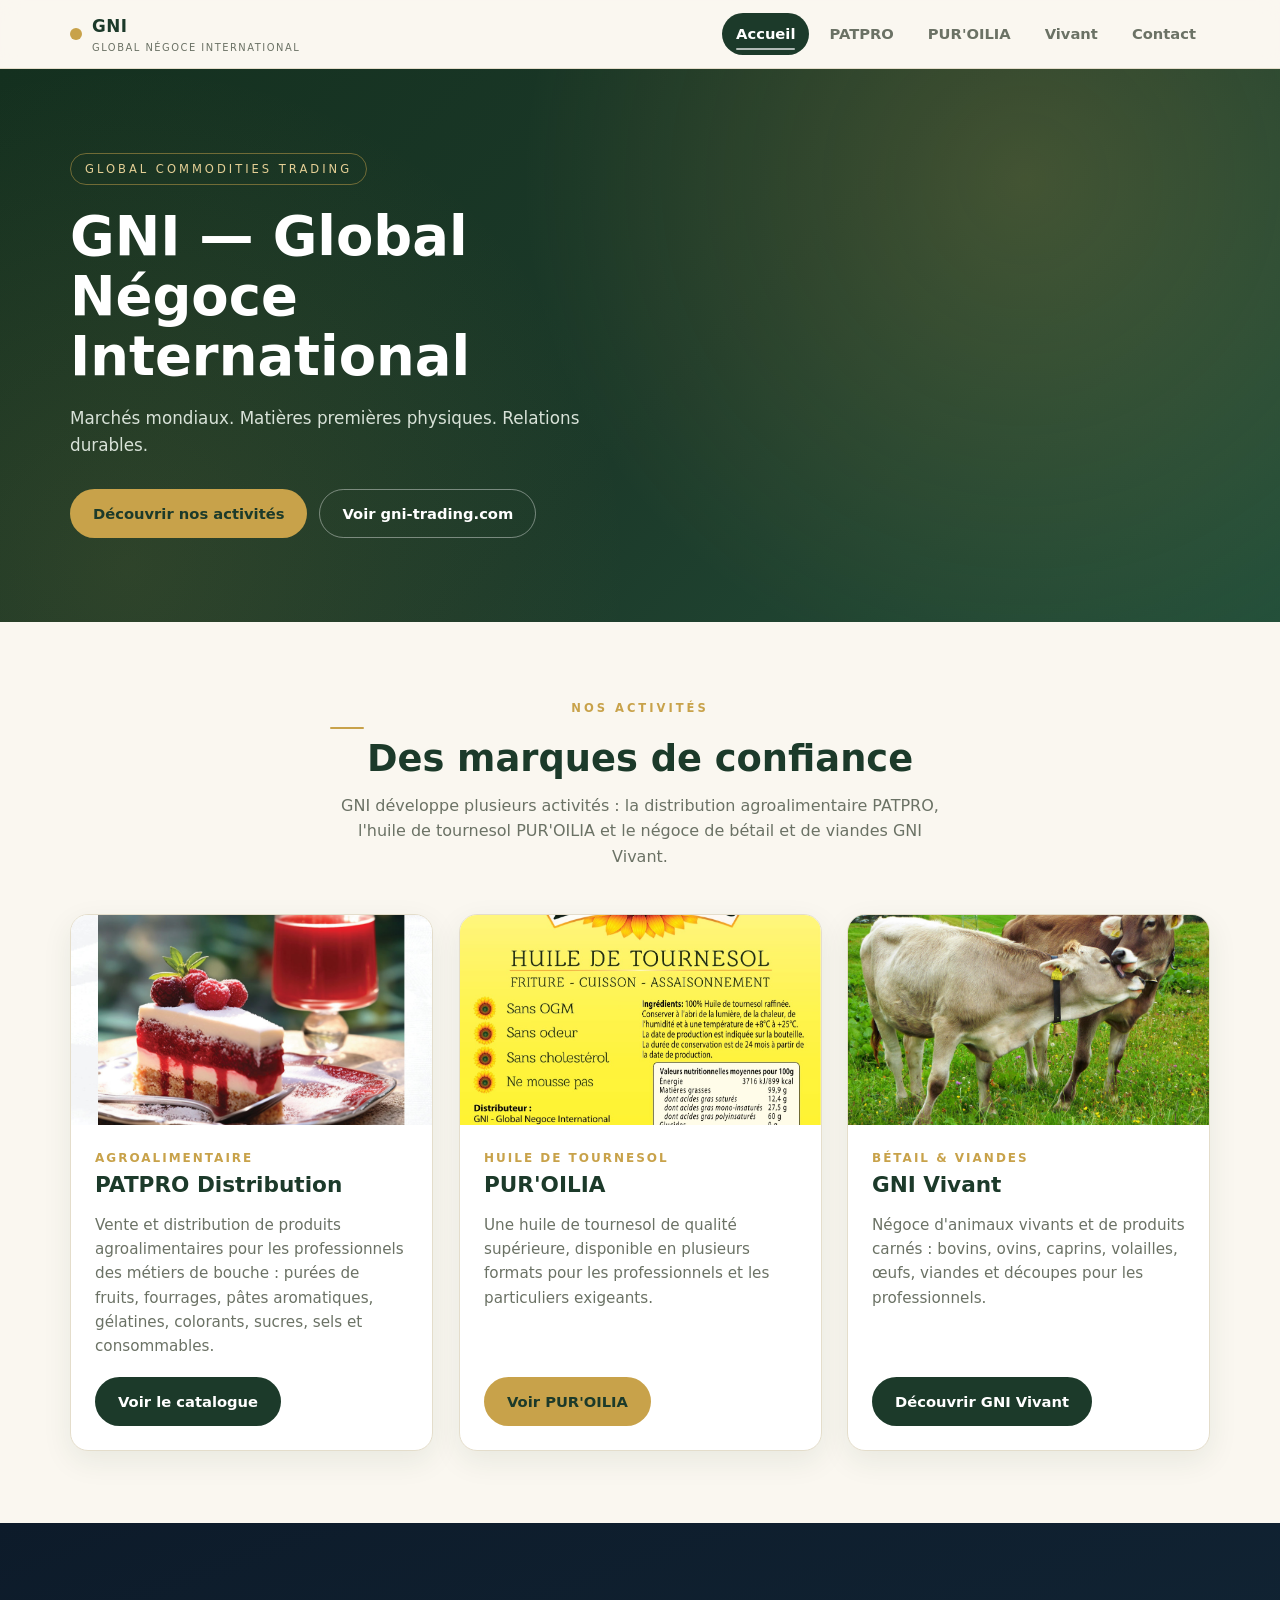
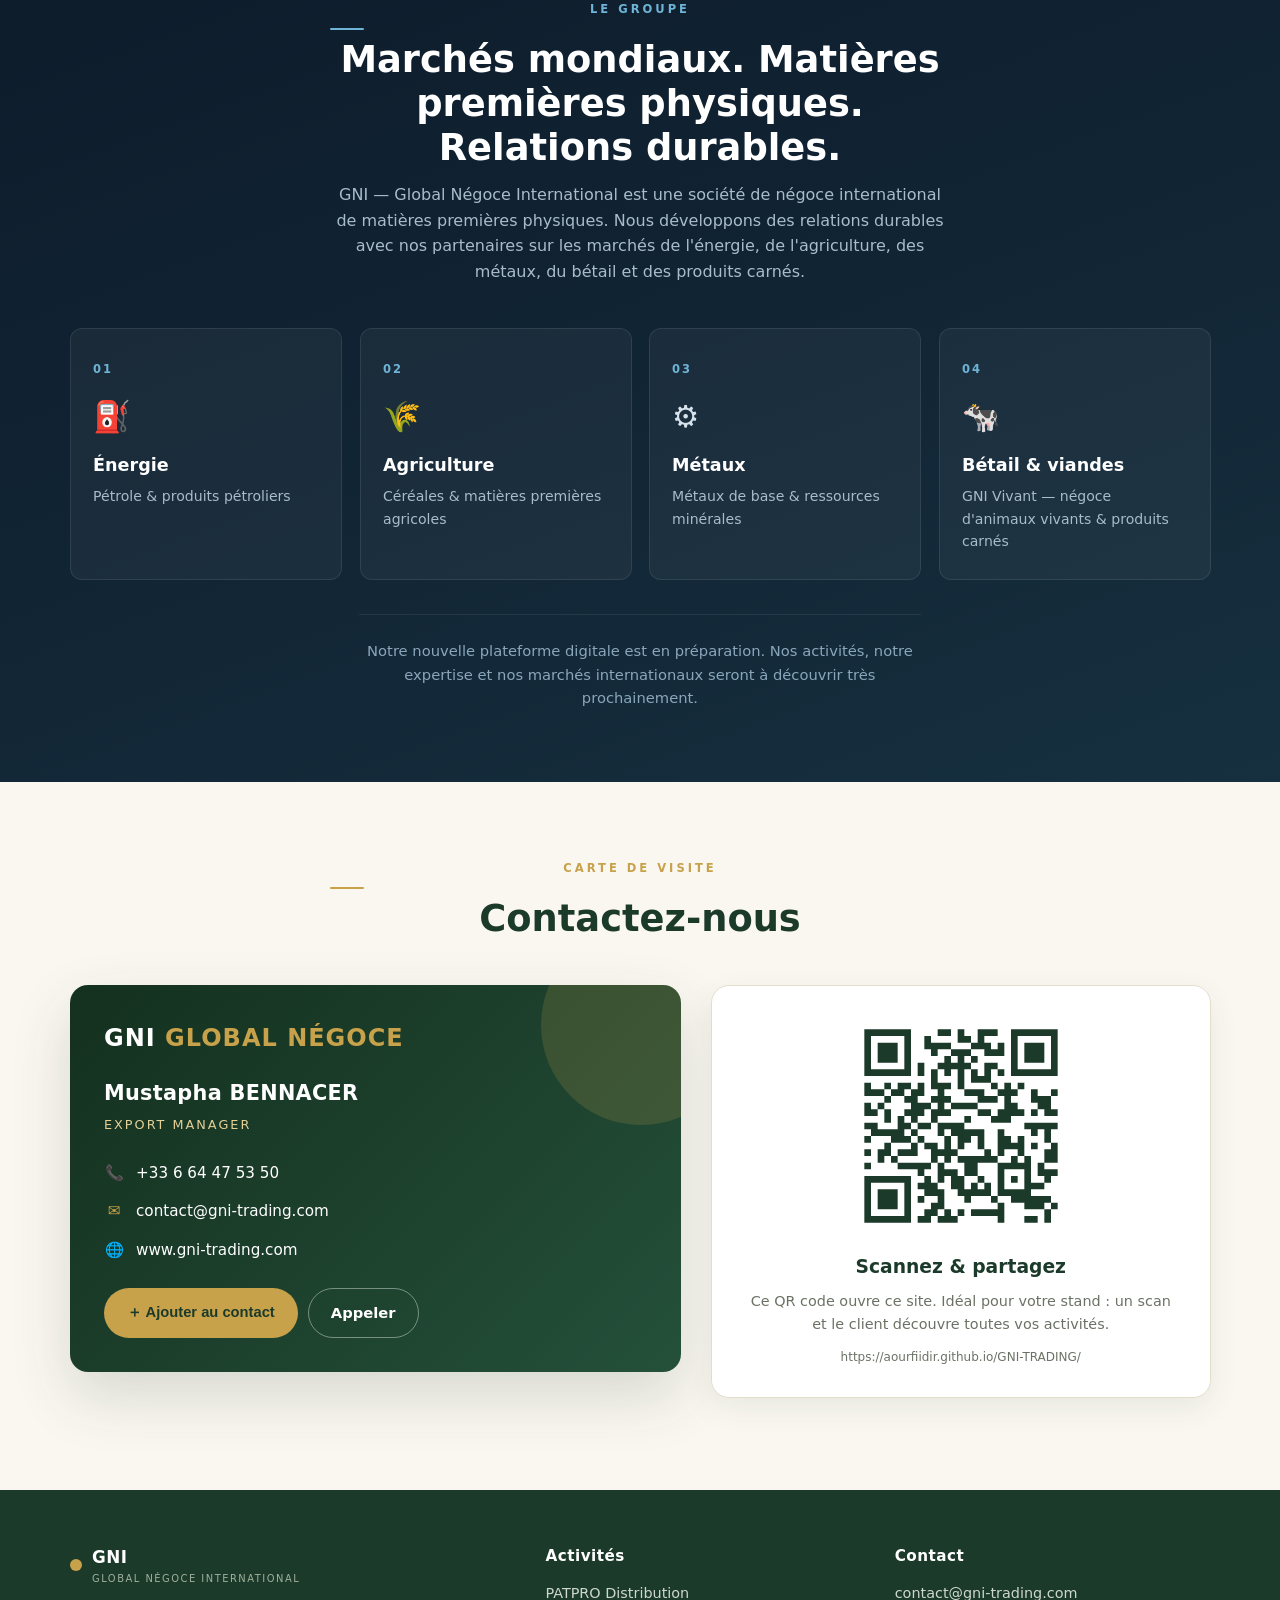
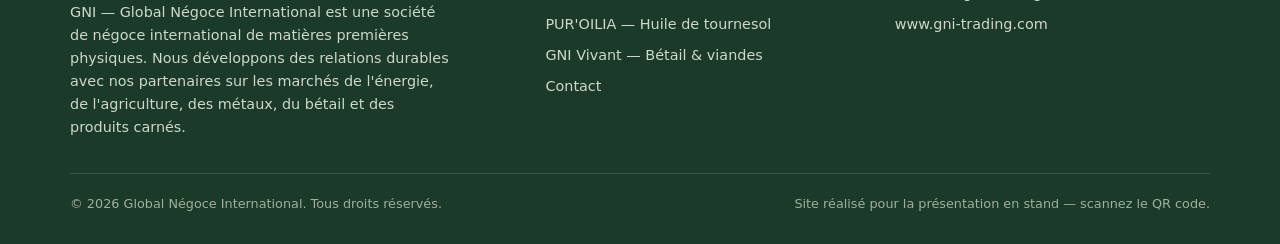
<file: index.html>
<!DOCTYPE html>
<html lang="fr">
<head>
  <meta charset="UTF-8">
  <script>document.documentElement.classList.add("js");</script>
  <meta name="viewport" content="width=device-width, initial-scale=1.0">
  <title>GNI — Global Négoce International · PATPRO, PUR'OILIA & GNI Vivant</title>
  <meta name="description" content="GNI — Global Négoce International : négoce de matières premières physiques. Découvrez nos activités PATPRO Distribution, l'huile de tournesol PUR'OILIA et GNI Vivant (bétail & viandes).">
  <link rel="stylesheet" href="assets/css/style.css">
</head>
<body data-page="home">
  <div id="site-header"></div>

  <section class="hero">
    <div class="container">
      <span class="eyebrow">Global Commodities Trading</span>
      <h1>GNI — Global Négoce International</h1>
      <p id="hero-positioning">Marchés mondiaux. Matières premières physiques. Relations durables.</p>
      <div class="actions">
        <a class="btn btn-gold" href="#activites">Découvrir nos activités</a>
        <a class="btn btn-outline" style="background:transparent;color:#fff;border-color:rgba(255,255,255,.4)" id="hero-site" href="https://www.gni-trading.com" target="_blank" rel="noopener">Voir gni-trading.com</a>
      </div>
    </div>
  </section>

  <section class="section" id="activites">
    <div class="container">
      <div class="section-head">
        <span class="kicker">Nos activités</span>
        <h2>Des marques de confiance</h2>
        <p>GNI développe plusieurs activités : la distribution agroalimentaire PATPRO, l'huile de tournesol PUR'OILIA et le négoce de bétail et de viandes GNI Vivant.</p>
      </div>
      <div class="biz-grid">
        <article class="biz-card reveal">
          <div class="media"><img src="assets/img/banners/patisserie.jpg" alt="Catalogue PATPRO"></div>
          <div class="body">
            <span class="tag">Agroalimentaire</span>
            <h3>PATPRO Distribution</h3>
            <p>Vente et distribution de produits agroalimentaires pour les professionnels des métiers de bouche : purées de fruits, fourrages, pâtes aromatiques, gélatines, colorants, sucres, sels et consommables.</p>
            <a class="btn btn-primary" href="patpro.html">Voir le catalogue</a>
          </div>
        </article>
        <article class="biz-card reveal">
          <div class="media"><img src="assets/img/puroilia-front.jpeg" alt="Huile de tournesol PUR'OILIA"></div>
          <div class="body">
            <span class="tag">Huile de tournesol</span>
            <h3>PUR'OILIA</h3>
            <p>Une huile de tournesol de qualité supérieure, disponible en plusieurs formats pour les professionnels et les particuliers exigeants.</p>
            <a class="btn btn-gold" href="puroilia.html">Voir PUR'OILIA</a>
          </div>
        </article>
        <article class="biz-card reveal">
          <div class="media"><img src="assets/img/vivant/hero.jpg" alt="GNI Vivant — négoce de bétail et viandes"></div>
          <div class="body">
            <span class="tag">Bétail & viandes</span>
            <h3>GNI Vivant</h3>
            <p>Négoce d'animaux vivants et de produits carnés : bovins, ovins, caprins, volailles, œufs, viandes et découpes pour les professionnels.</p>
            <a class="btn btn-primary" href="vivant.html">Découvrir GNI Vivant</a>
          </div>
        </article>
      </div>
    </div>
  </section>

  <section class="section gni-about" id="apropos">
    <div class="container">
      <div class="section-head">
        <span class="kicker">Le groupe</span>
        <h2 id="gni-positioning"></h2>
        <p id="gni-intro"></p>
      </div>
      <div class="sectors" id="gni-sectors"></div>
      <p class="soon reveal" id="gni-soon"></p>
    </div>
  </section>

  <section class="section" id="contact">
    <div class="container">
      <div class="section-head">
        <span class="kicker">Carte de visite</span>
        <h2>Contactez-nous</h2>
      </div>
      <div class="contact-wrap">
        <div data-vcard></div>

        <div class="qr-box reveal">
          <img id="qr-img" alt="QR code du site">
          <h3>Scannez & partagez</h3>
          <p>Ce QR code ouvre ce site. Idéal pour votre stand : un scan et le client découvre toutes vos activités.</p>
          <p style="word-break:break-all;font-size:0.75rem;color:var(--muted);margin-top:12px" id="qr-link"></p>
          <p id="qr-note" style="display:none;text-align:left;font-size:0.78rem;color:#8a5a00;background:#fff6e0;border:1px solid #f0dca6;border-radius:10px;padding:10px 12px;margin-top:14px"></p>
        </div>
      </div>
    </div>
  </section>

  <div id="site-footer"></div>
  <div class="modal" id="modal"></div>
  <script src="assets/js/data.js"></script>
  <script src="assets/js/app.js"></script>
</body>
</html>
</file>
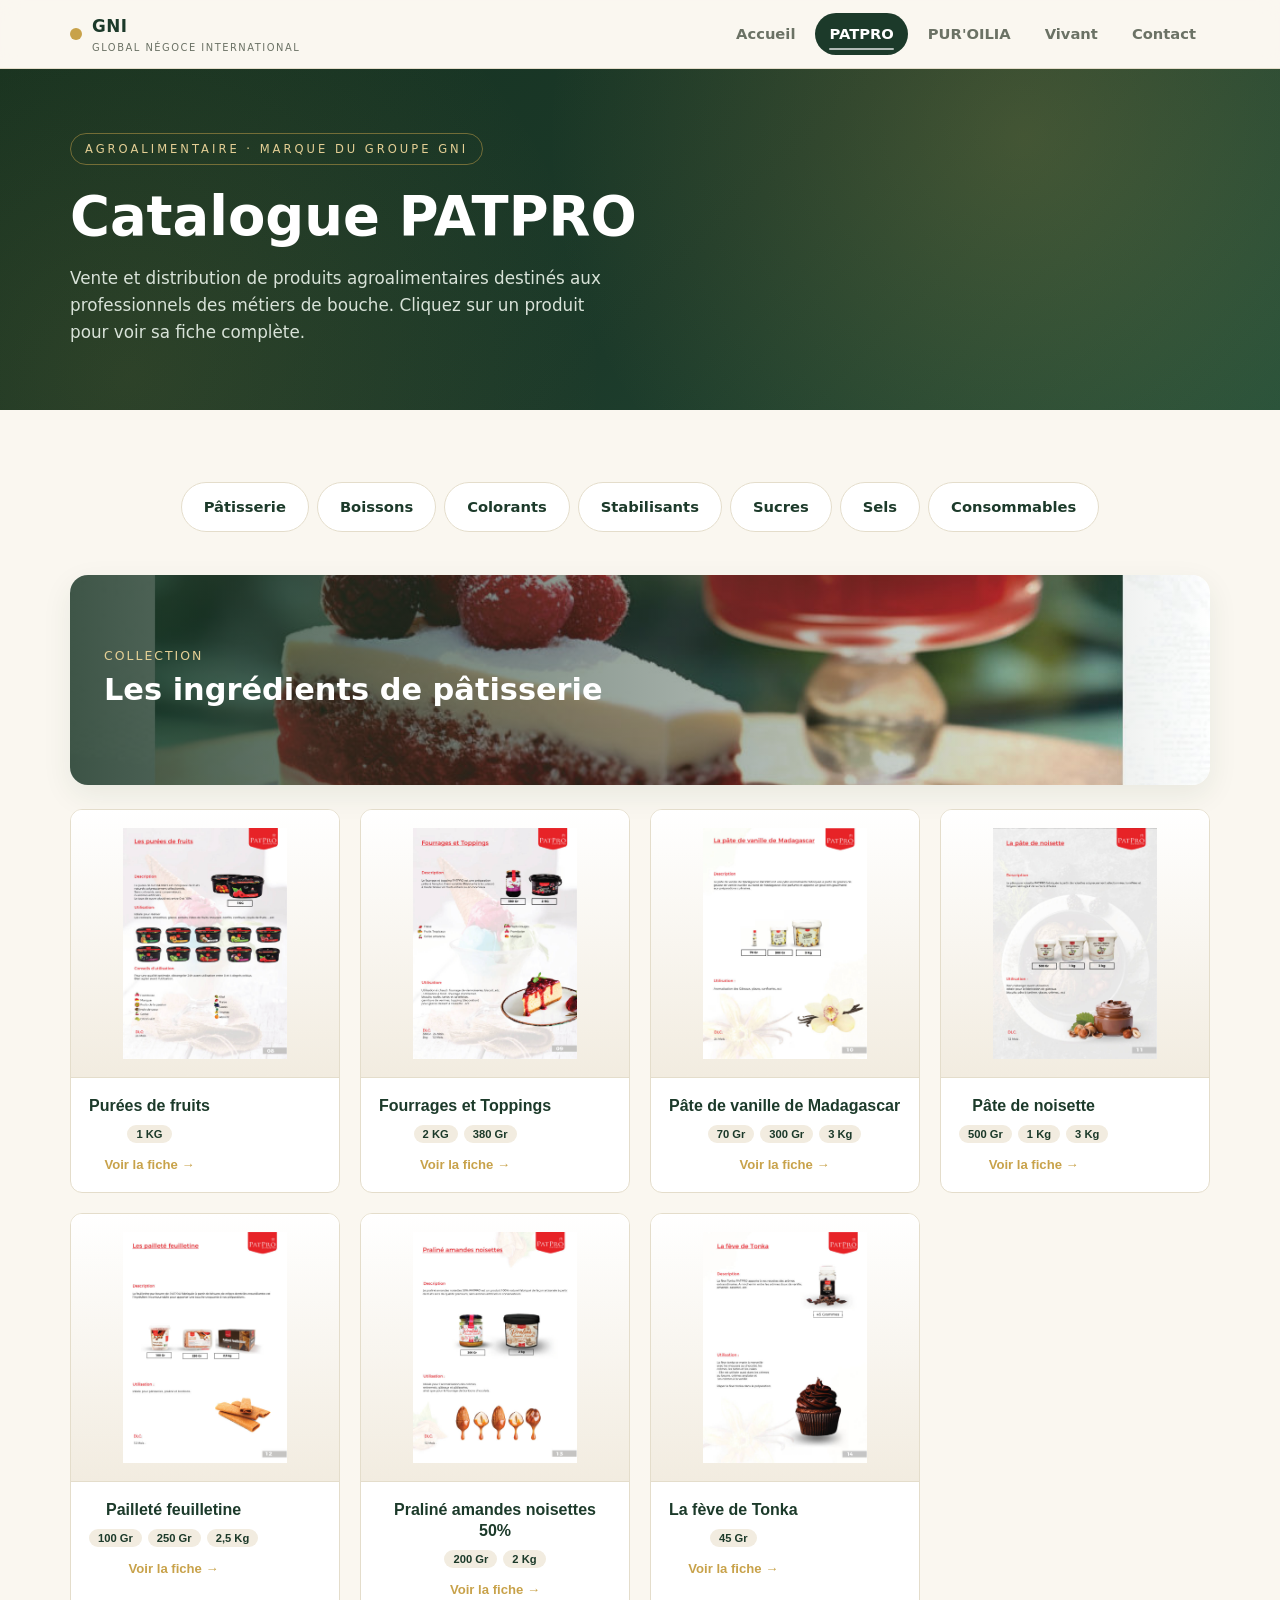
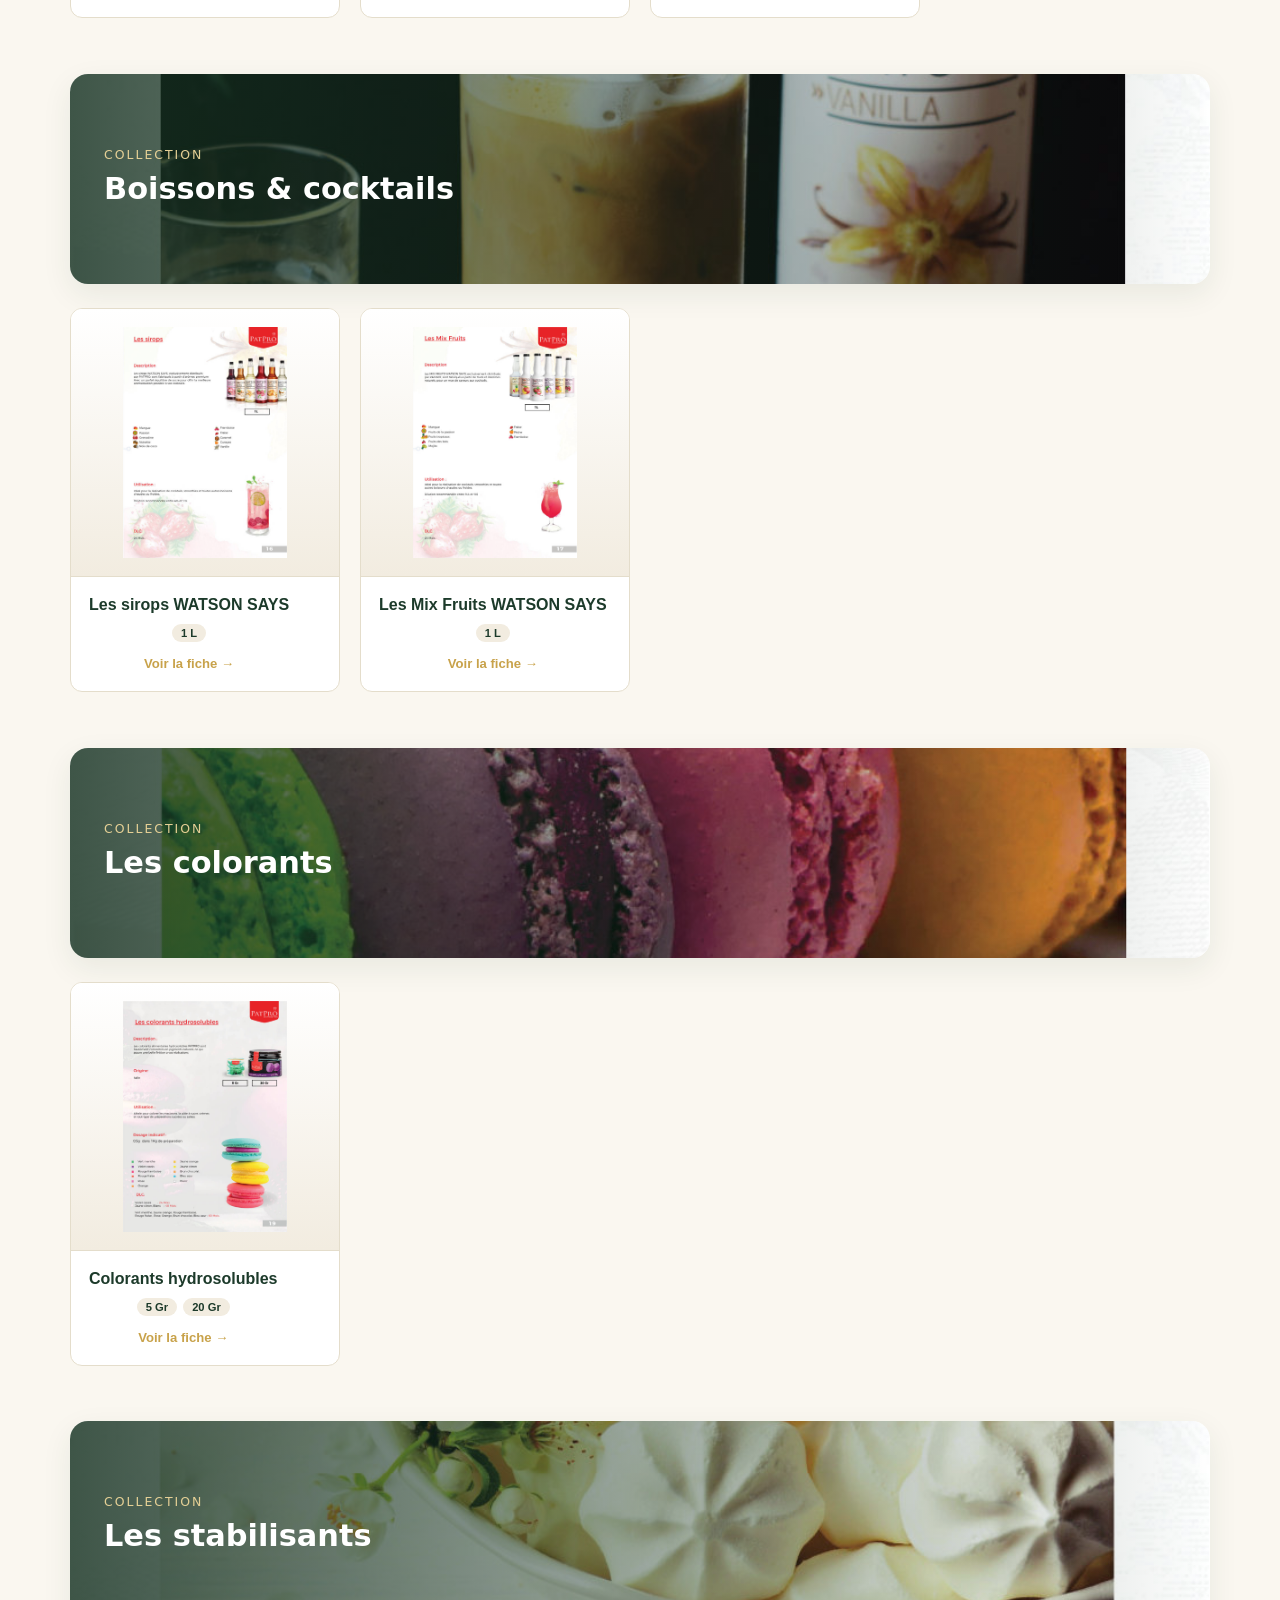
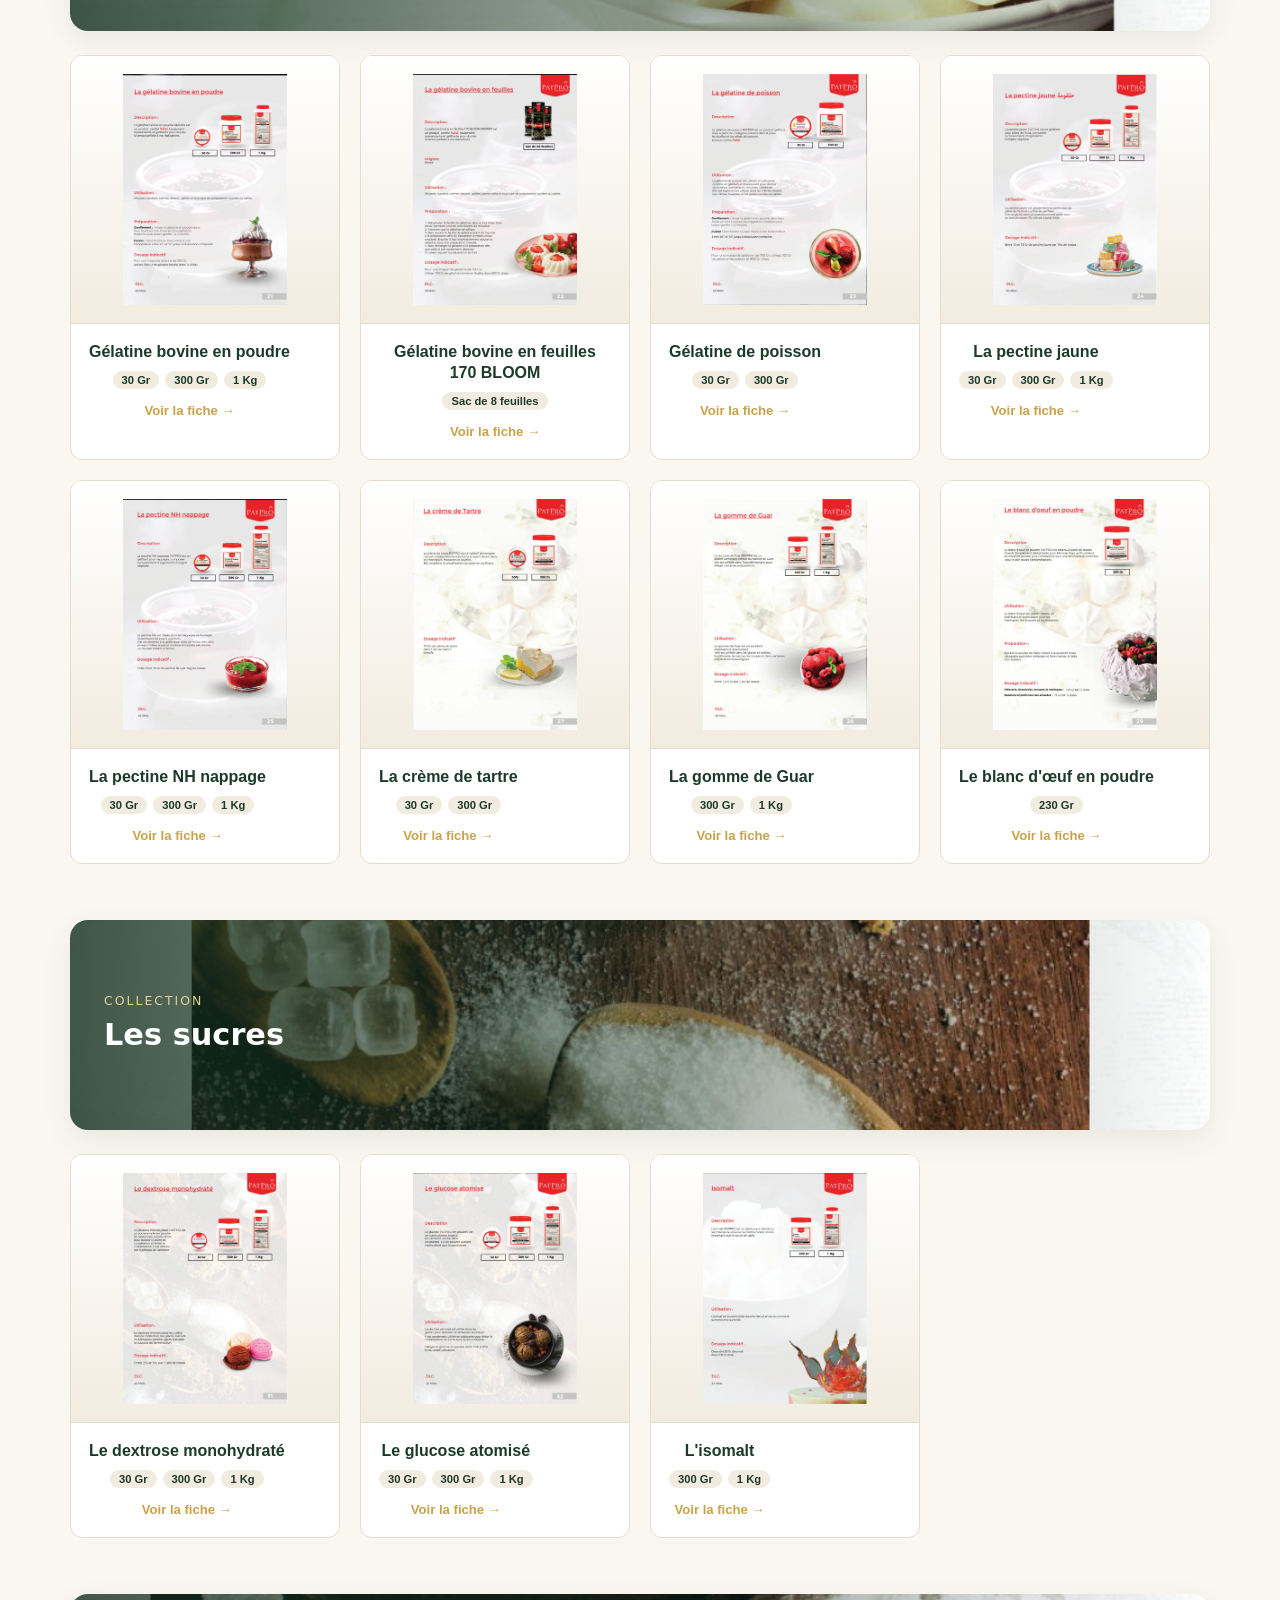
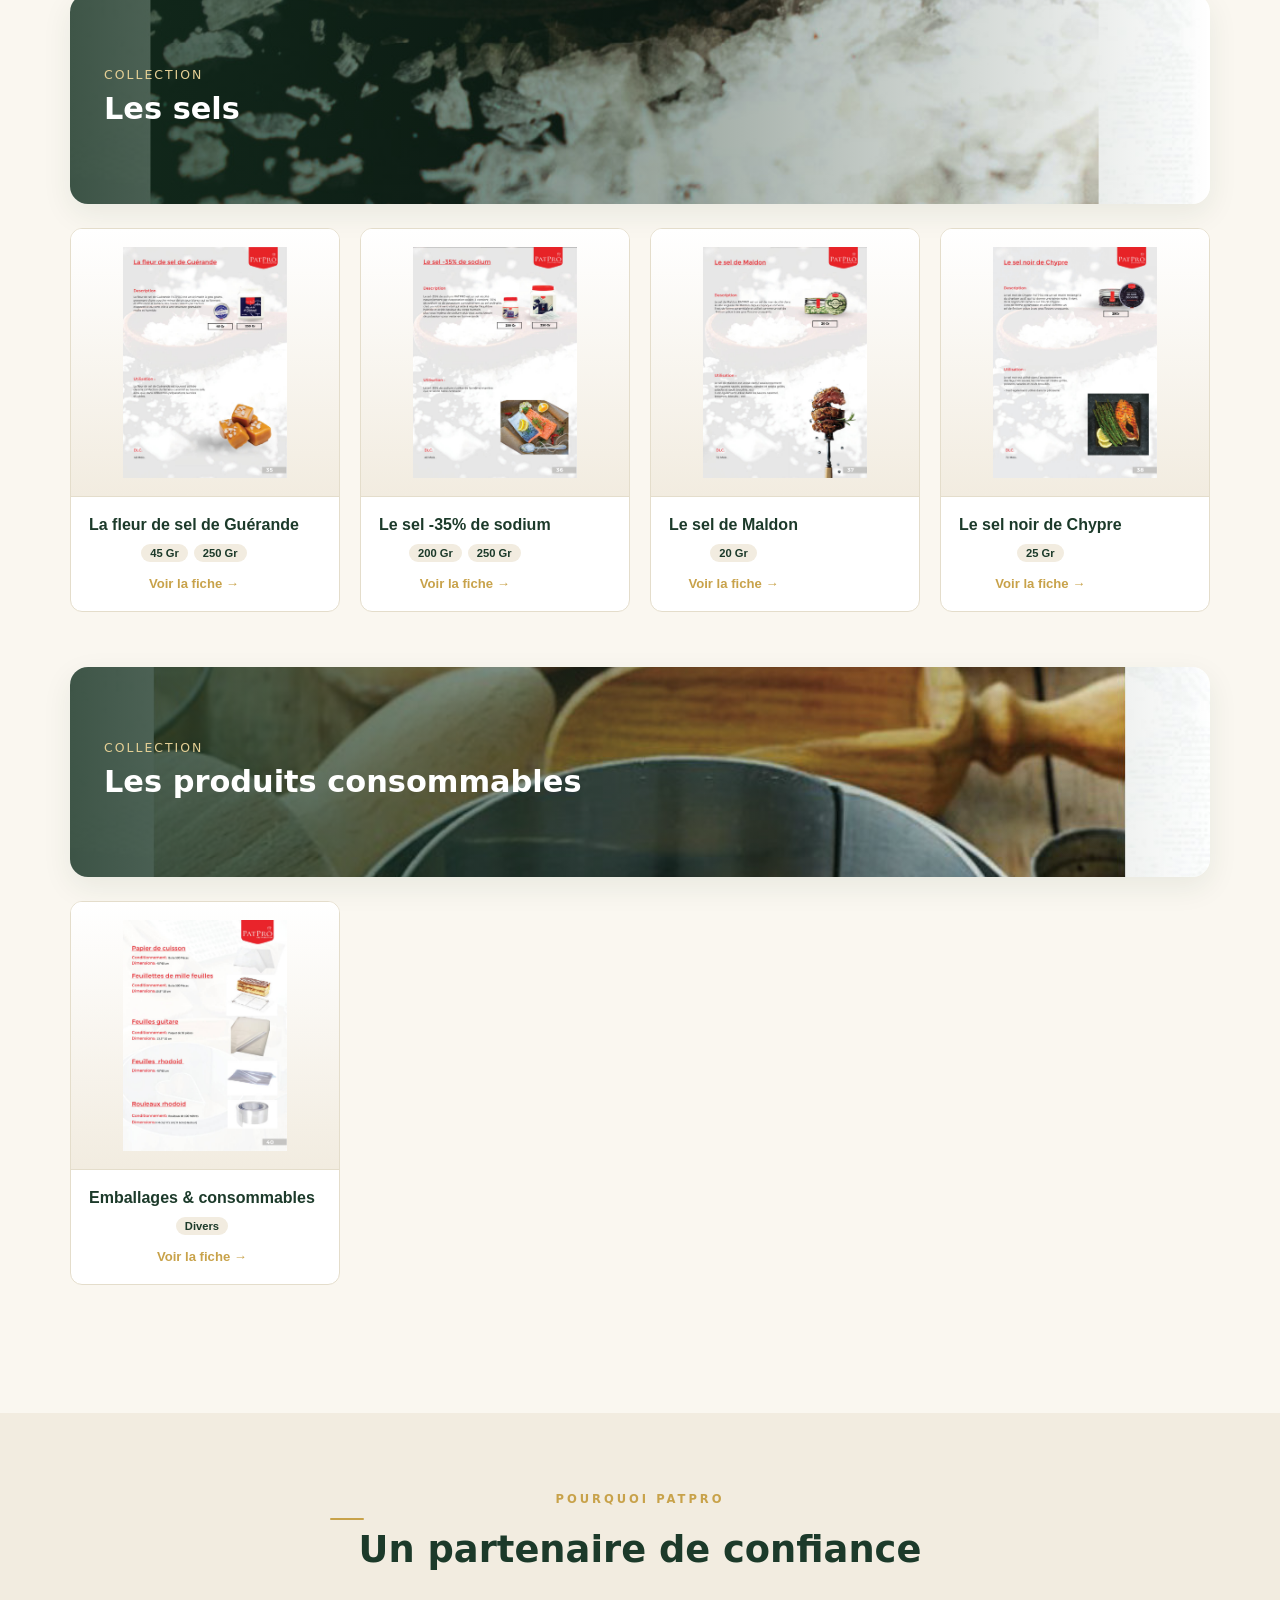
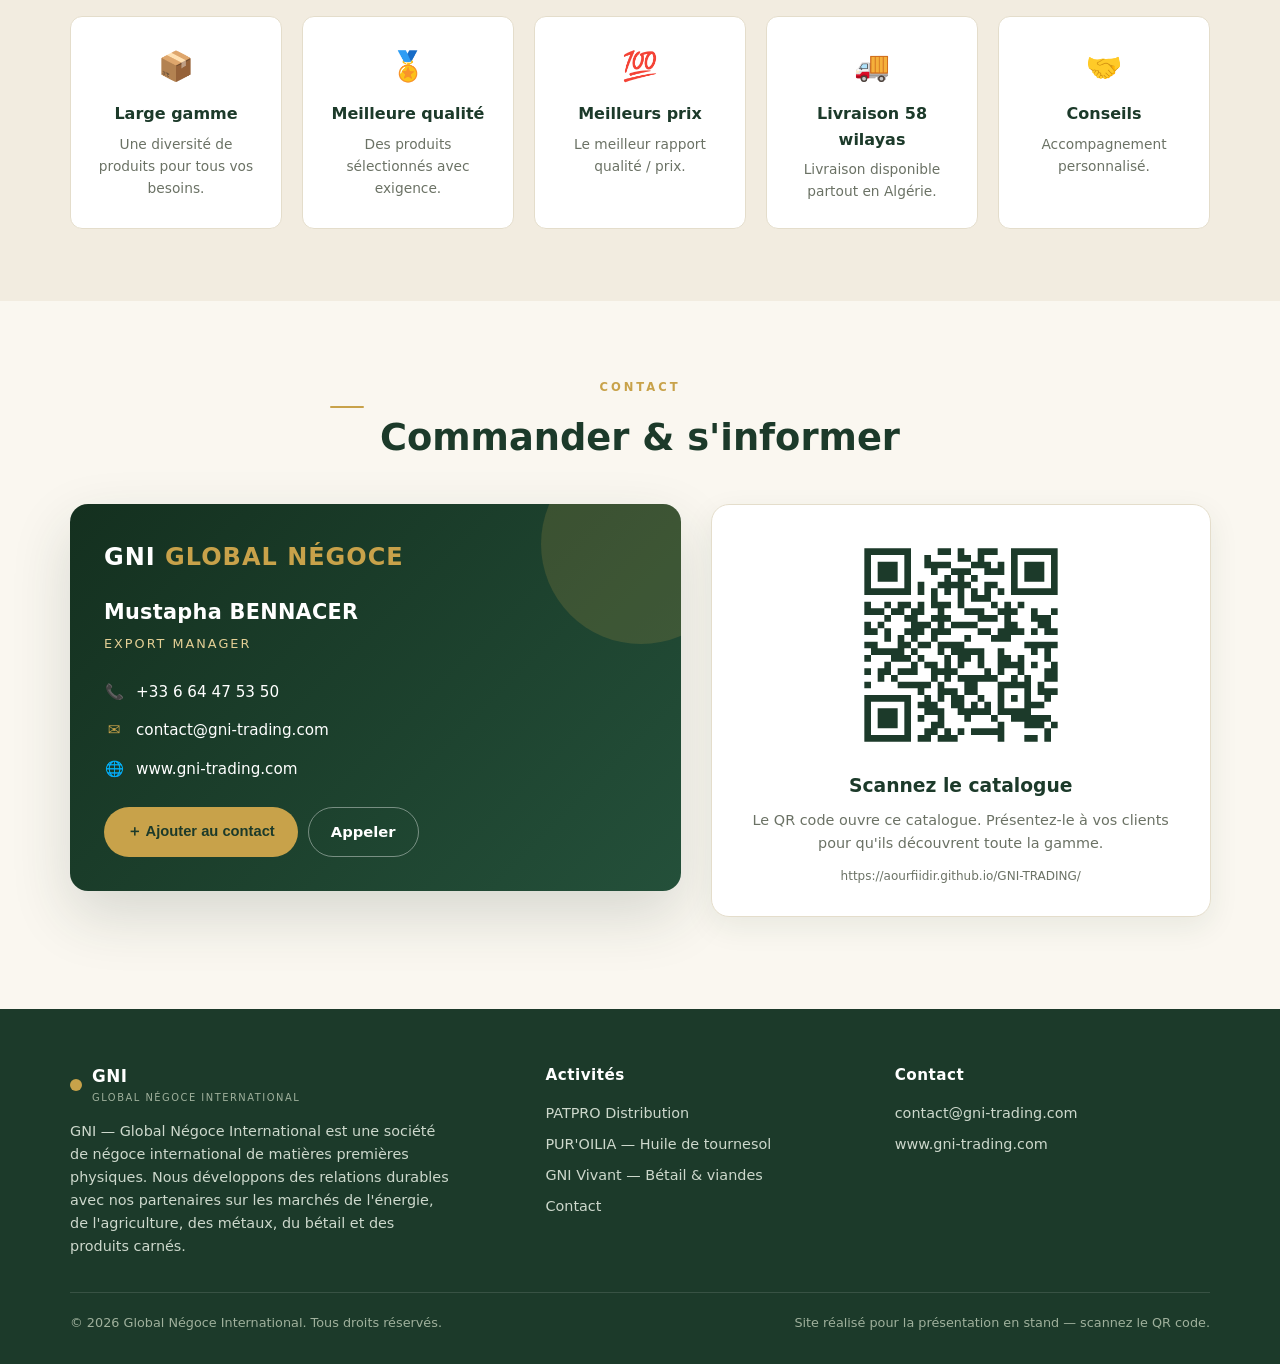
<file: patpro.html>
<!DOCTYPE html>
<html lang="fr">
<head>
  <meta charset="UTF-8">
  <script>document.documentElement.classList.add("js");</script>
  <meta name="viewport" content="width=device-width, initial-scale=1.0">
  <title>PATPRO Distribution — Catalogue agroalimentaire | GNI</title>
  <meta name="description" content="Catalogue PATPRO Distribution : purées de fruits, fourrages, pâtes aromatiques, gélatines, pectines, colorants, sucres, sels et consommables. Marque du groupe GNI.">
  <link rel="stylesheet" href="assets/css/style.css">
</head>
<body data-page="patpro">
  <div id="site-header"></div>

  <section class="hero" style="padding:0">
    <div class="container" style="padding-top:64px;padding-bottom:64px">
      <span class="eyebrow">Agroalimentaire · Marque du groupe GNI</span>
      <h1>Catalogue PATPRO</h1>
      <p>Vente et distribution de produits agroalimentaires destinés aux professionnels des métiers de bouche. Cliquez sur un produit pour voir sa fiche complète.</p>
    </div>
  </section>

  <section class="section">
    <div class="container">
      <nav class="cat-nav" style="display:flex;flex-wrap:wrap;gap:8px;justify-content:center;margin-bottom:44px">
        <a class="btn btn-outline" href="#patisserie">Pâtisserie</a>
        <a class="btn btn-outline" href="#boissons">Boissons</a>
        <a class="btn btn-outline" href="#colorants">Colorants</a>
        <a class="btn btn-outline" href="#stabilisants">Stabilisants</a>
        <a class="btn btn-outline" href="#sucres">Sucres</a>
        <a class="btn btn-outline" href="#sels">Sels</a>
        <a class="btn btn-outline" href="#consommables">Consommables</a>
      </nav>
      <div id="catalogue"></div>
    </div>
  </section>

  <section class="section" style="background:var(--cream-2)">
    <div class="container">
      <div class="section-head">
        <span class="kicker">Pourquoi PATPRO</span>
        <h2>Un partenaire de confiance</h2>
      </div>
      <div class="features">
        <div class="feature reveal"><div class="ic">📦</div><h4>Large gamme</h4><p>Une diversité de produits pour tous vos besoins.</p></div>
        <div class="feature reveal"><div class="ic">🏅</div><h4>Meilleure qualité</h4><p>Des produits sélectionnés avec exigence.</p></div>
        <div class="feature reveal"><div class="ic">💯</div><h4>Meilleurs prix</h4><p>Le meilleur rapport qualité / prix.</p></div>
        <div class="feature reveal"><div class="ic">🚚</div><h4>Livraison 58 wilayas</h4><p>Livraison disponible partout en Algérie.</p></div>
        <div class="feature reveal"><div class="ic">🤝</div><h4>Conseils</h4><p>Accompagnement personnalisé.</p></div>
      </div>
    </div>
  </section>

  <section class="section" id="contact-patpro">
    <div class="container">
      <div class="section-head">
        <span class="kicker">Contact</span>
        <h2>Commander & s'informer</h2>
      </div>
      <div class="contact-wrap">
        <div data-vcard></div>
        <div class="qr-box reveal">
          <img id="qr-img" alt="QR code du site">
          <h3>Scannez le catalogue</h3>
          <p>Le QR code ouvre ce catalogue. Présentez-le à vos clients pour qu'ils découvrent toute la gamme.</p>
          <p style="word-break:break-all;font-size:0.75rem;color:var(--muted);margin-top:12px" id="qr-link"></p>
          <p id="qr-note" style="display:none;text-align:left;font-size:0.78rem;color:#8a5a00;background:#fff6e0;border:1px solid #f0dca6;border-radius:10px;padding:10px 12px;margin-top:14px"></p>
        </div>
      </div>
    </div>
  </section>

  <div id="site-footer"></div>
  <div class="modal" id="modal"></div>
  <script src="assets/js/data.js"></script>
  <script src="assets/js/app.js"></script>
</body>
</html>
</file>
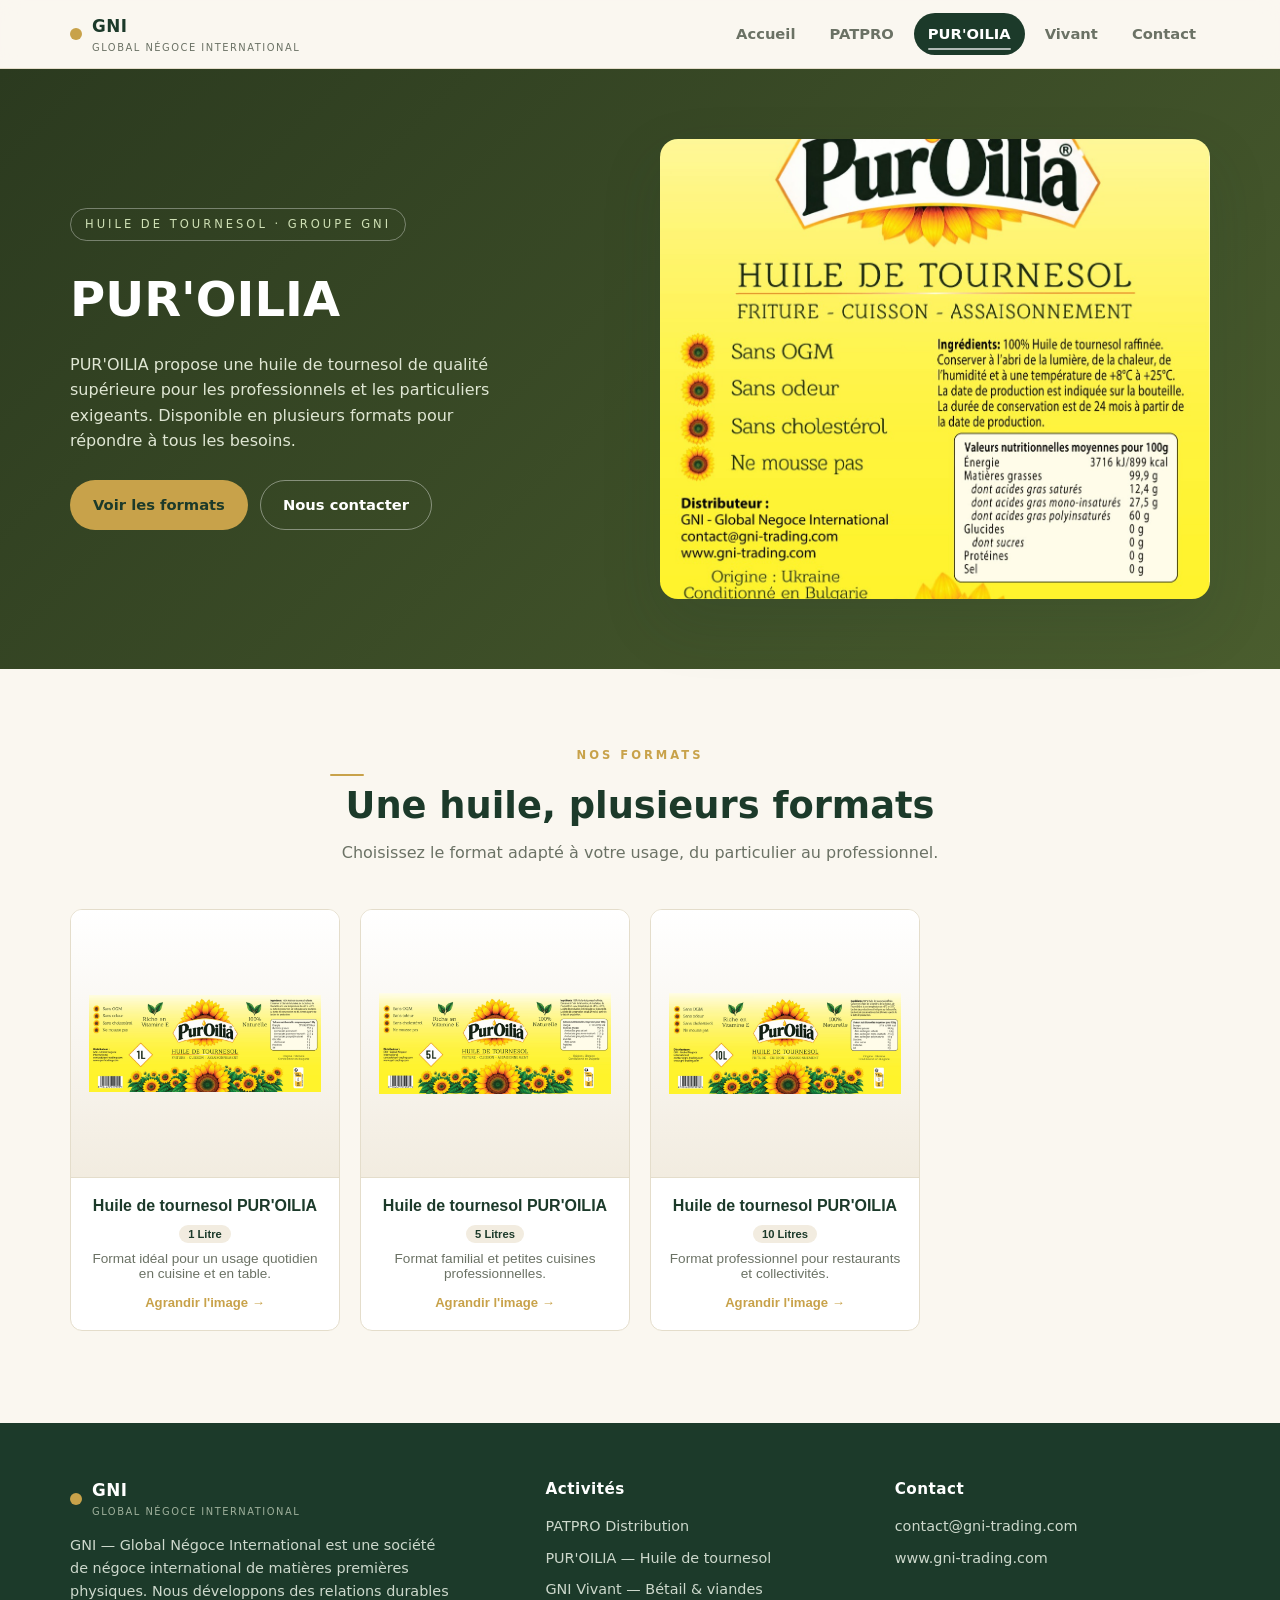
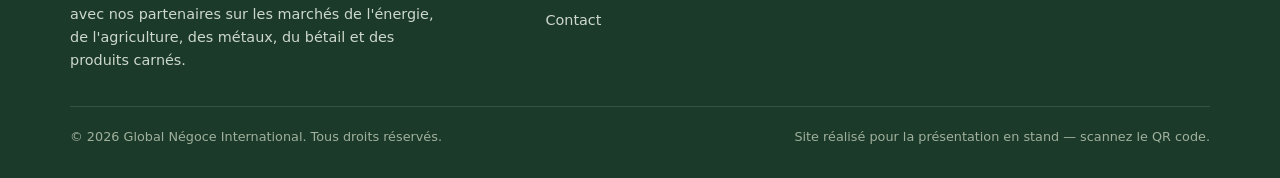
<file: puroilia.html>
<!DOCTYPE html>
<html lang="fr">
<head>
  <meta charset="UTF-8">
  <script>document.documentElement.classList.add("js");</script>
  <meta name="viewport" content="width=device-width, initial-scale=1.0">
  <title>PUR'OILIA — Huile de tournesol | GNI</title>
  <meta name="description" content="PUR'OILIA : huile de tournesol de qualité supérieure disponible en 1L, 5L et 10L. Marque du groupe GNI.">
  <link rel="stylesheet" href="assets/css/style.css">
</head>
<body data-page="puroilia">
  <div id="site-header"></div>

  <section class="puro-hero">
    <div class="container">
      <div>
        <span class="eyebrow" style="display:inline-block;font-size:.72rem;letter-spacing:3px;text-transform:uppercase;color:#cfe0b5;border:1px solid rgba(255,255,255,.35);padding:6px 14px;border-radius:999px">Huile de tournesol · Groupe GNI</span>
        <h1 style="margin-top:20px">PUR'OILIA</h1>
        <p id="puro-intro"></p>
        <div style="margin-top:26px;display:flex;gap:12px;flex-wrap:wrap">
          <a class="btn btn-gold" href="#puro-products">Voir les formats</a>
          <a class="btn btn-outline" style="background:transparent;color:#fff;border-color:rgba(255,255,255,.4)" href="index.html#contact">Nous contacter</a>
        </div>
      </div>
      <div><img id="puro-cover" src="assets/img/puroilia-front.jpeg" alt="PUR'OILIA huile de tournesol"></div>
    </div>
  </section>

  <section class="section">
    <div class="container">
      <div class="section-head">
        <span class="kicker">Nos formats</span>
        <h2>Une huile, plusieurs formats</h2>
        <p>Choisissez le format adapté à votre usage, du particulier au professionnel.</p>
      </div>
      <div class="product-grid" id="puro-products"></div>
    </div>
  </section>

  <div id="site-footer"></div>
  <div class="modal" id="modal"></div>
  <script src="assets/js/data.js"></script>
  <script src="assets/js/app.js"></script>
</body>
</html>
</file>
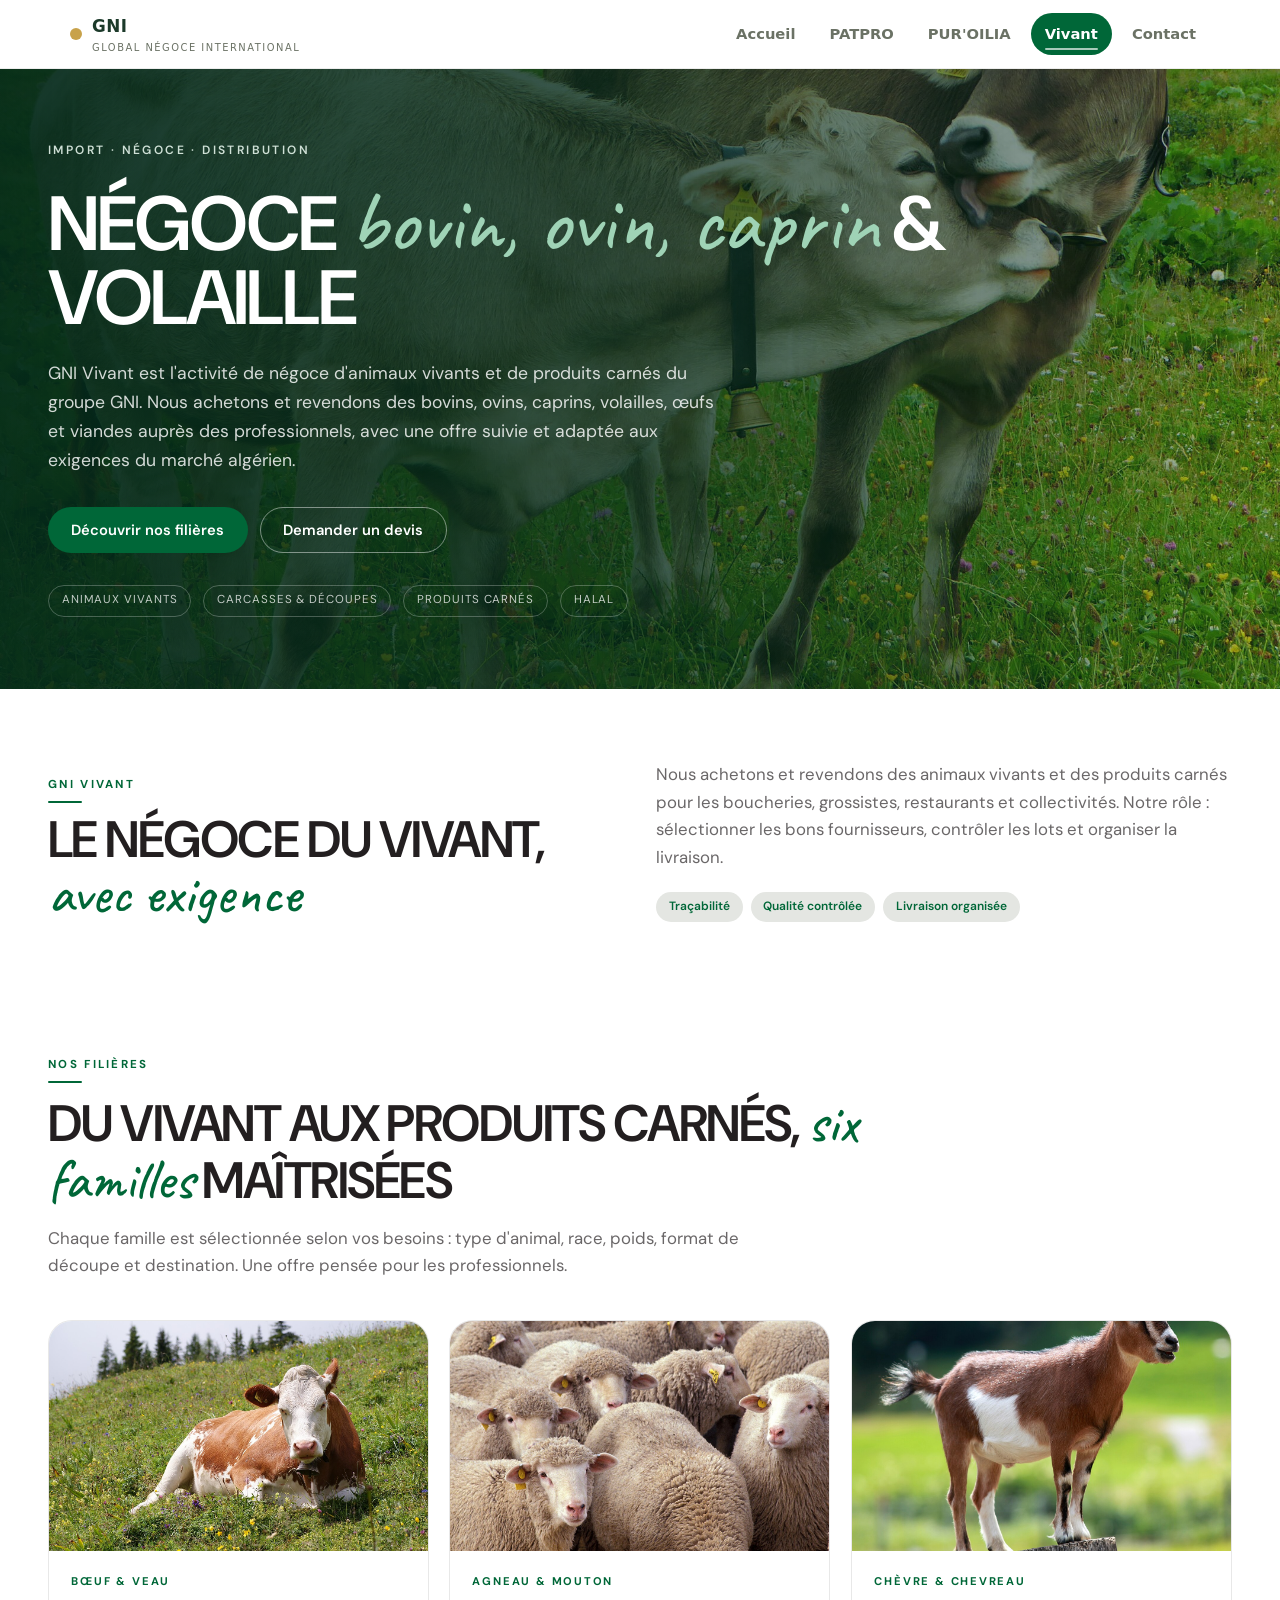
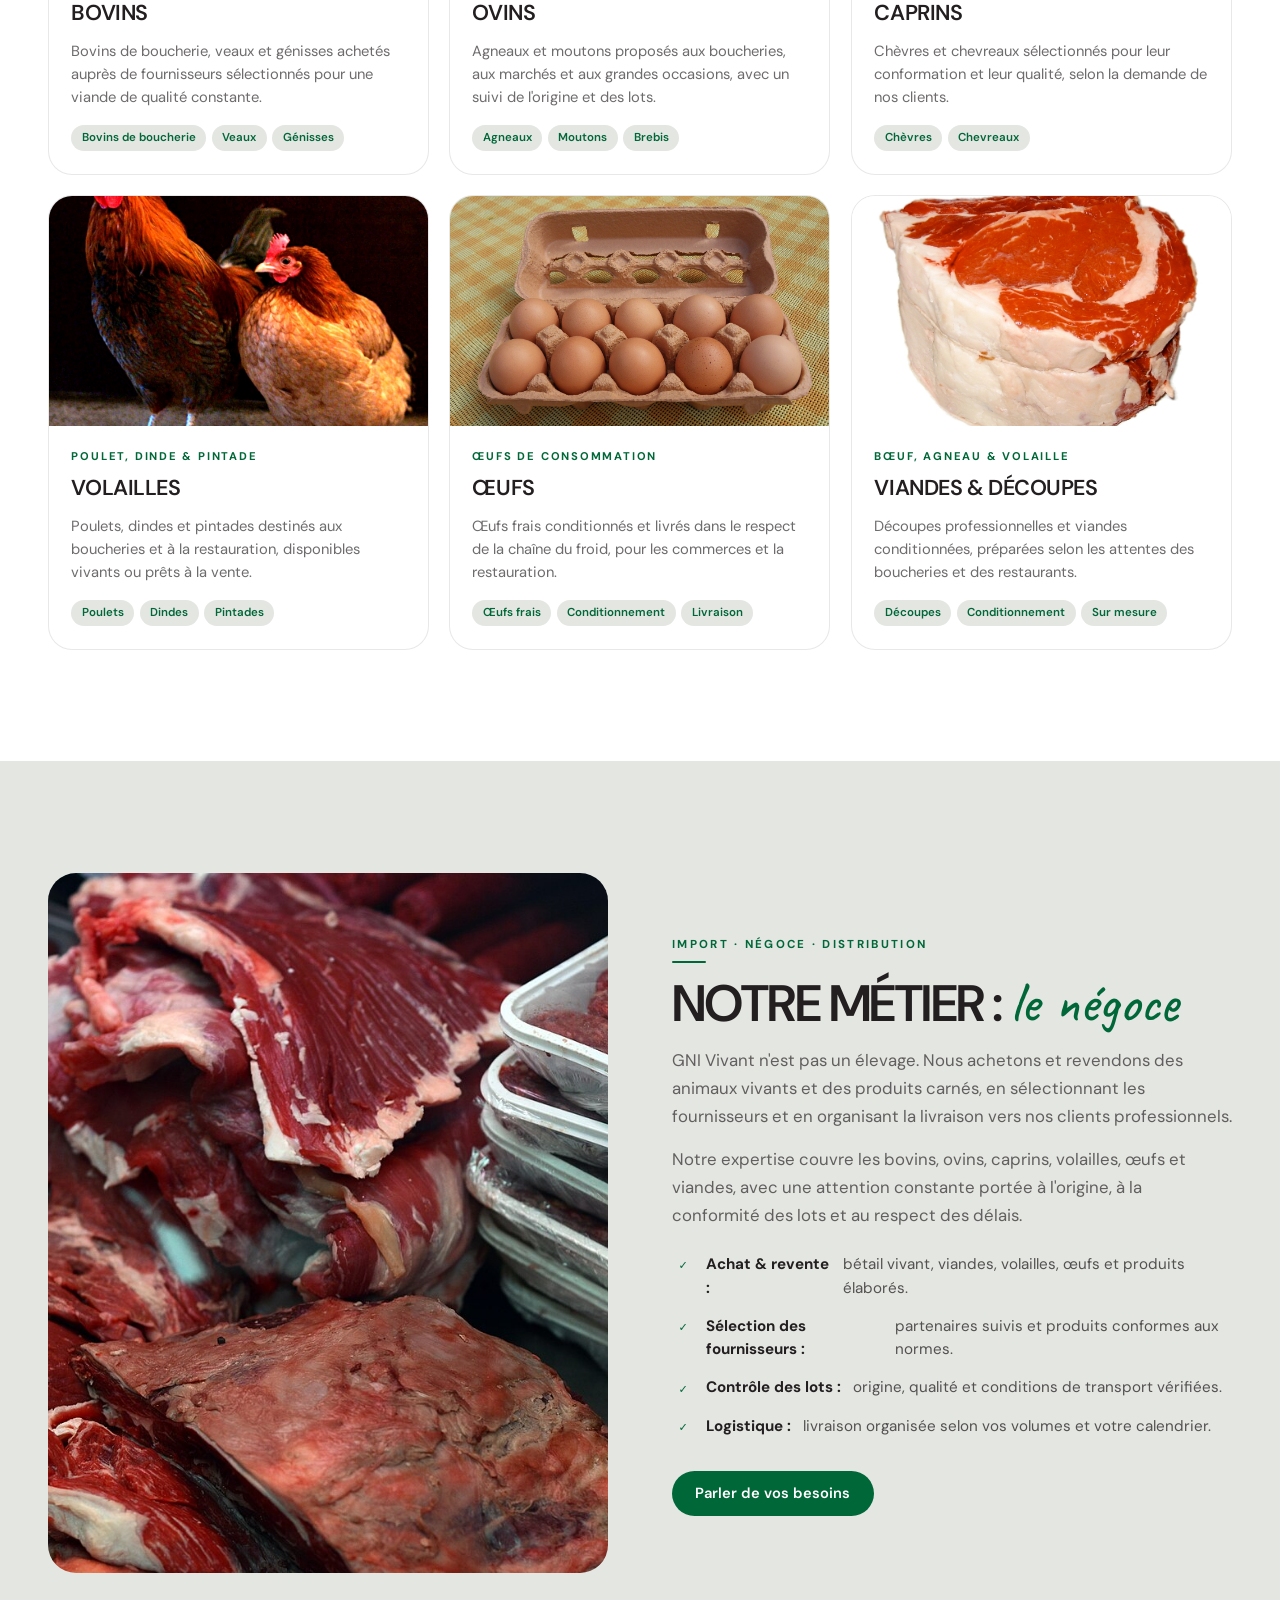
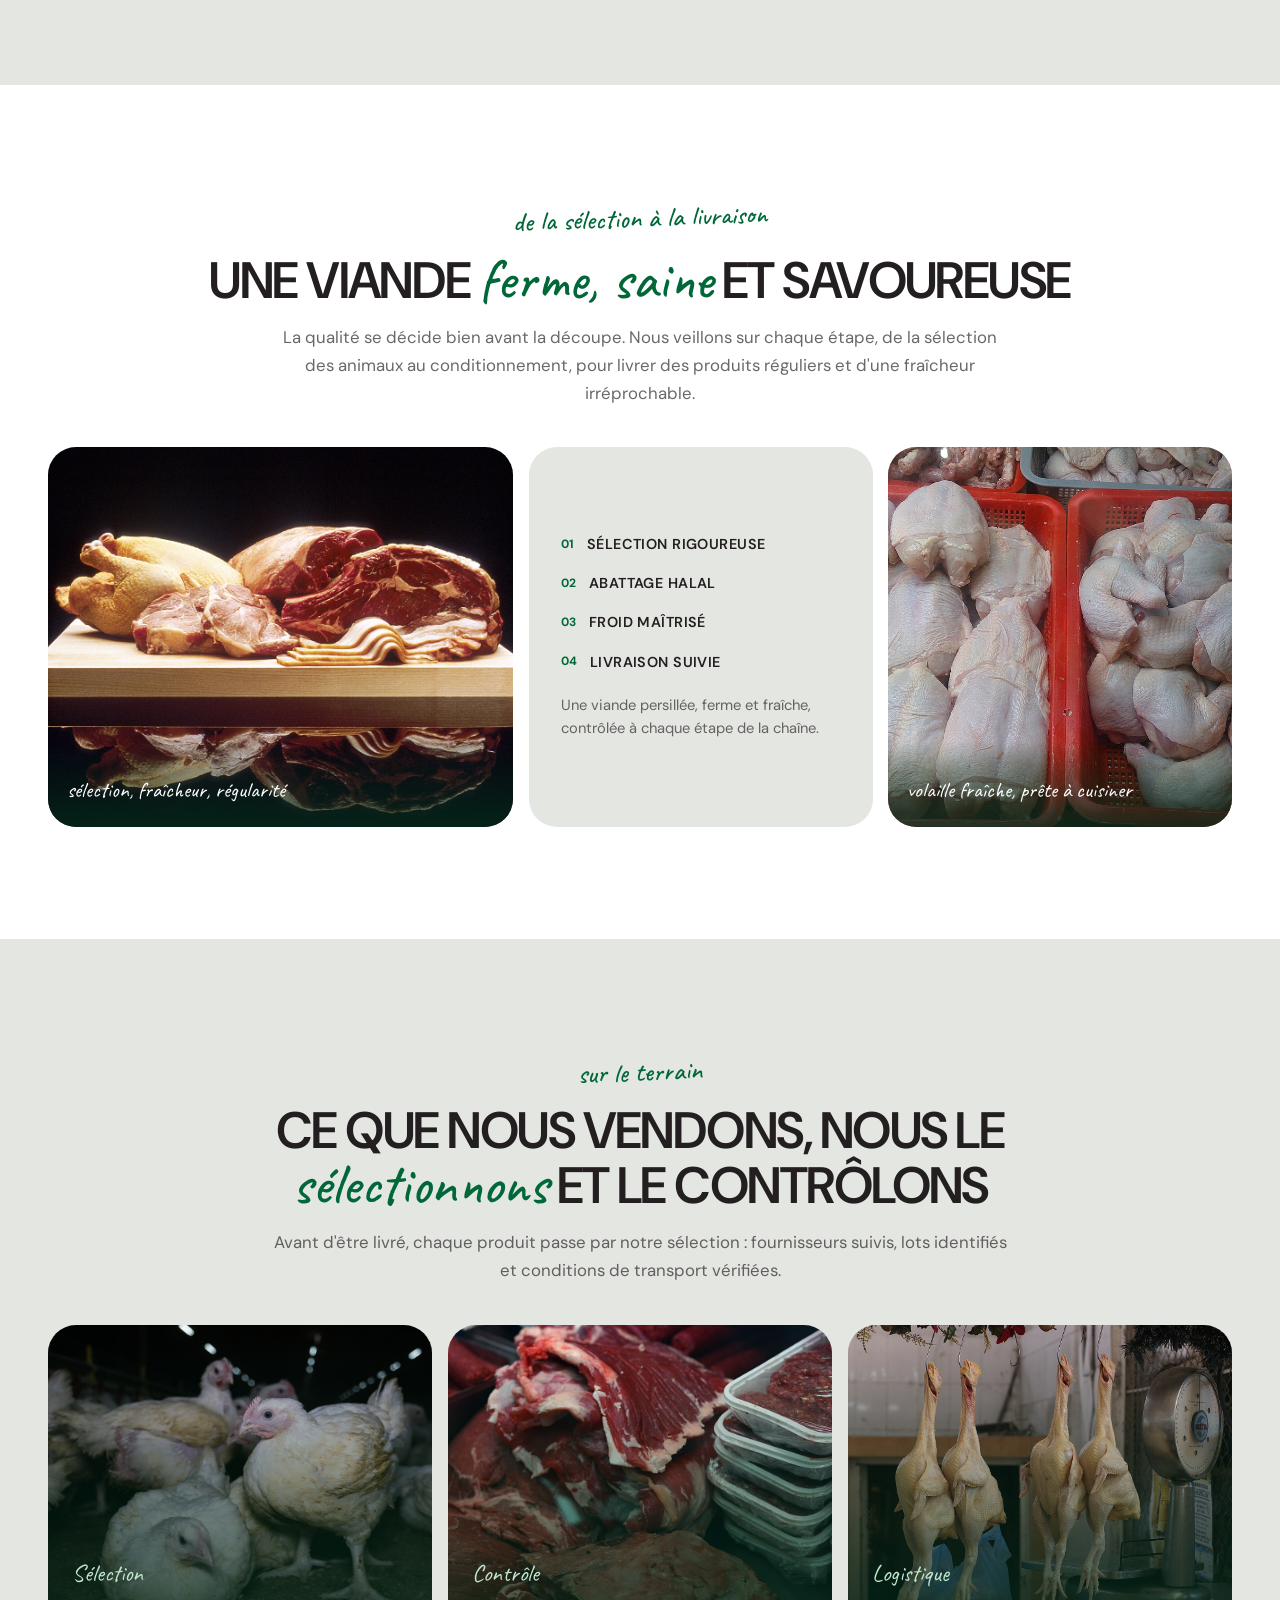
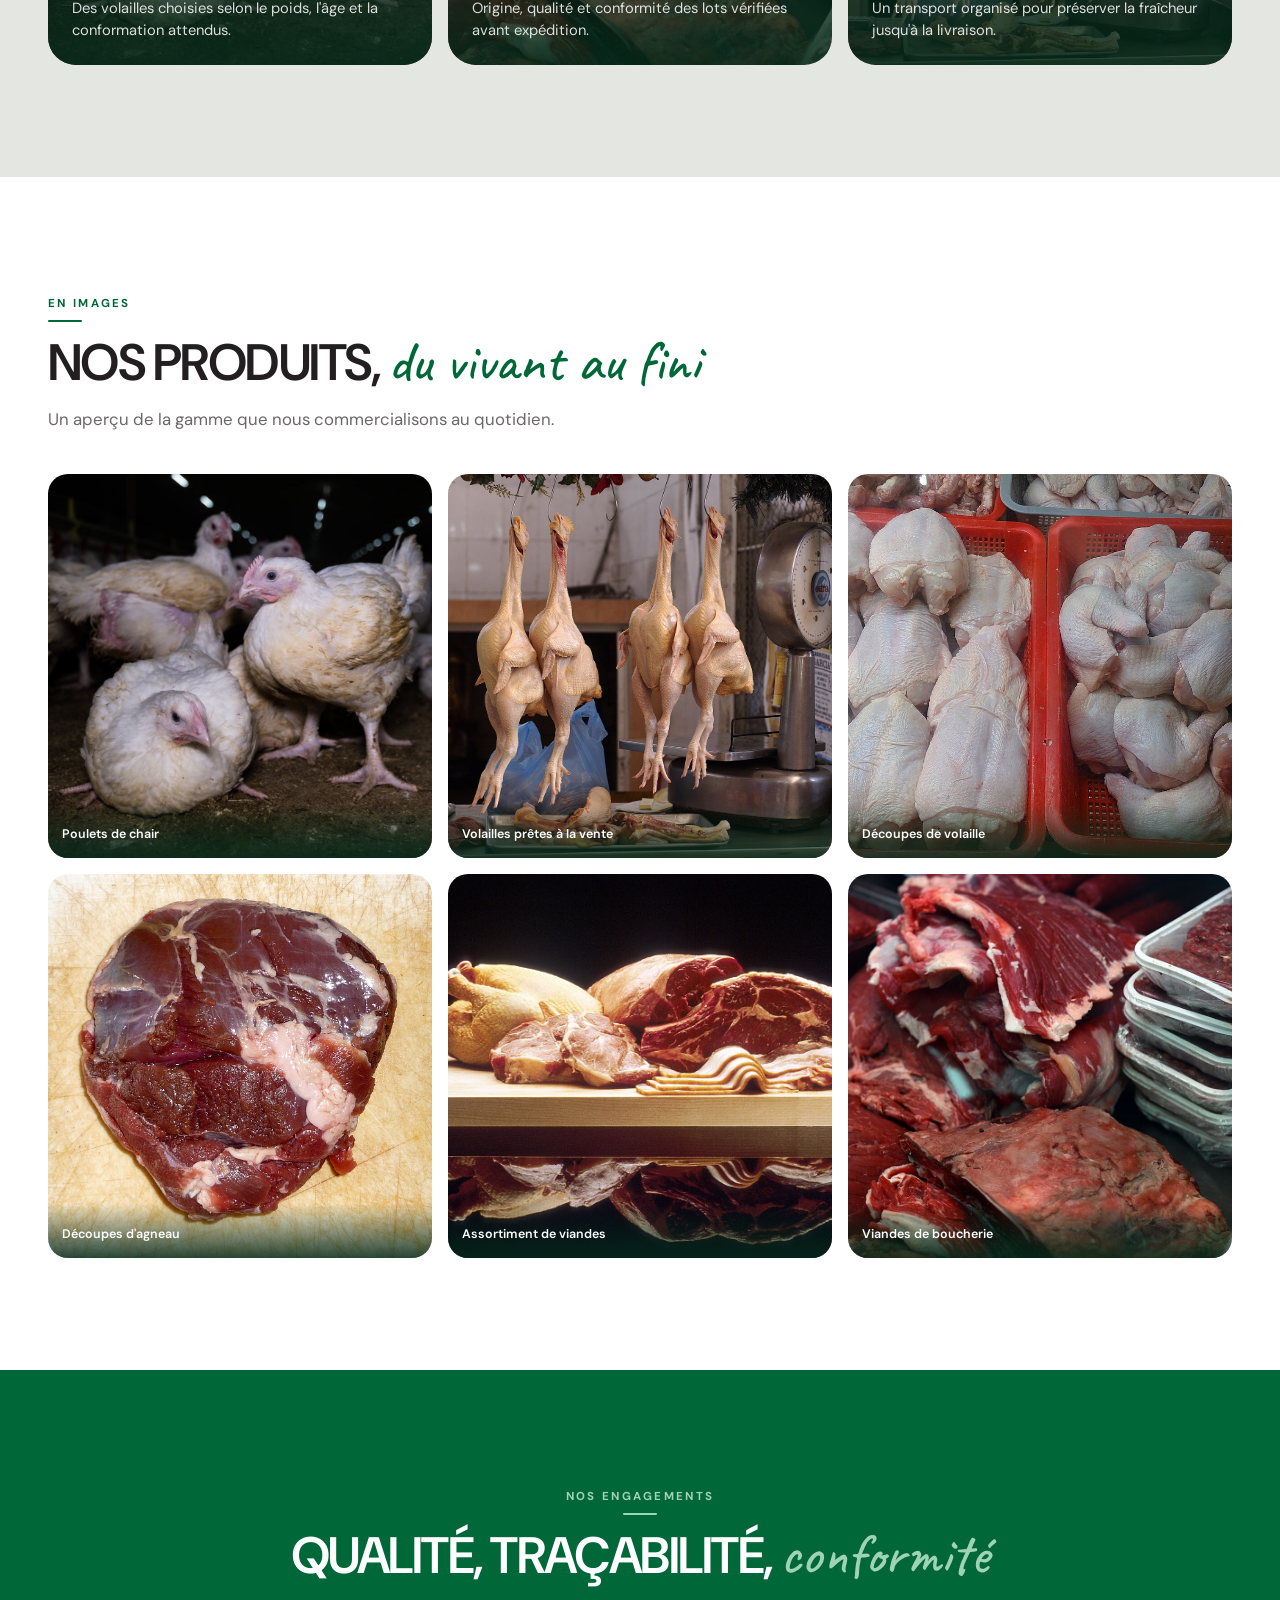
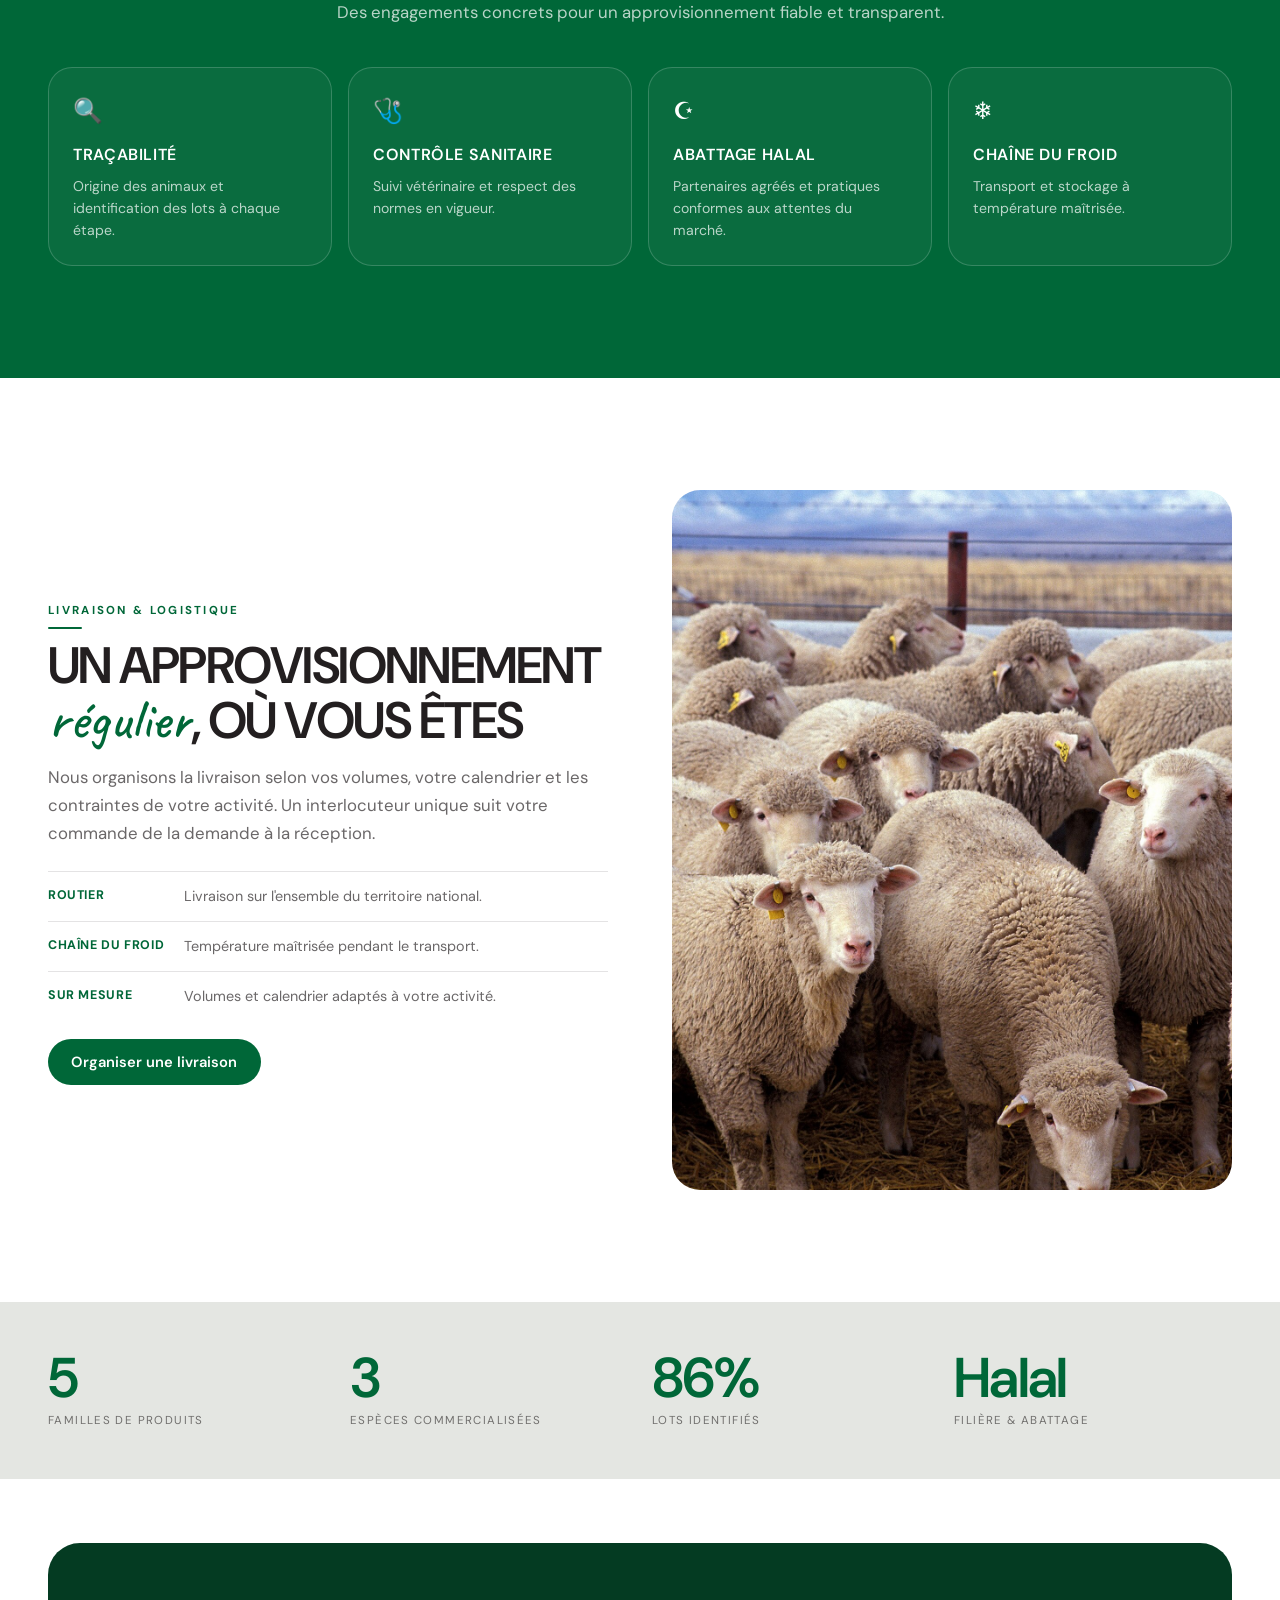
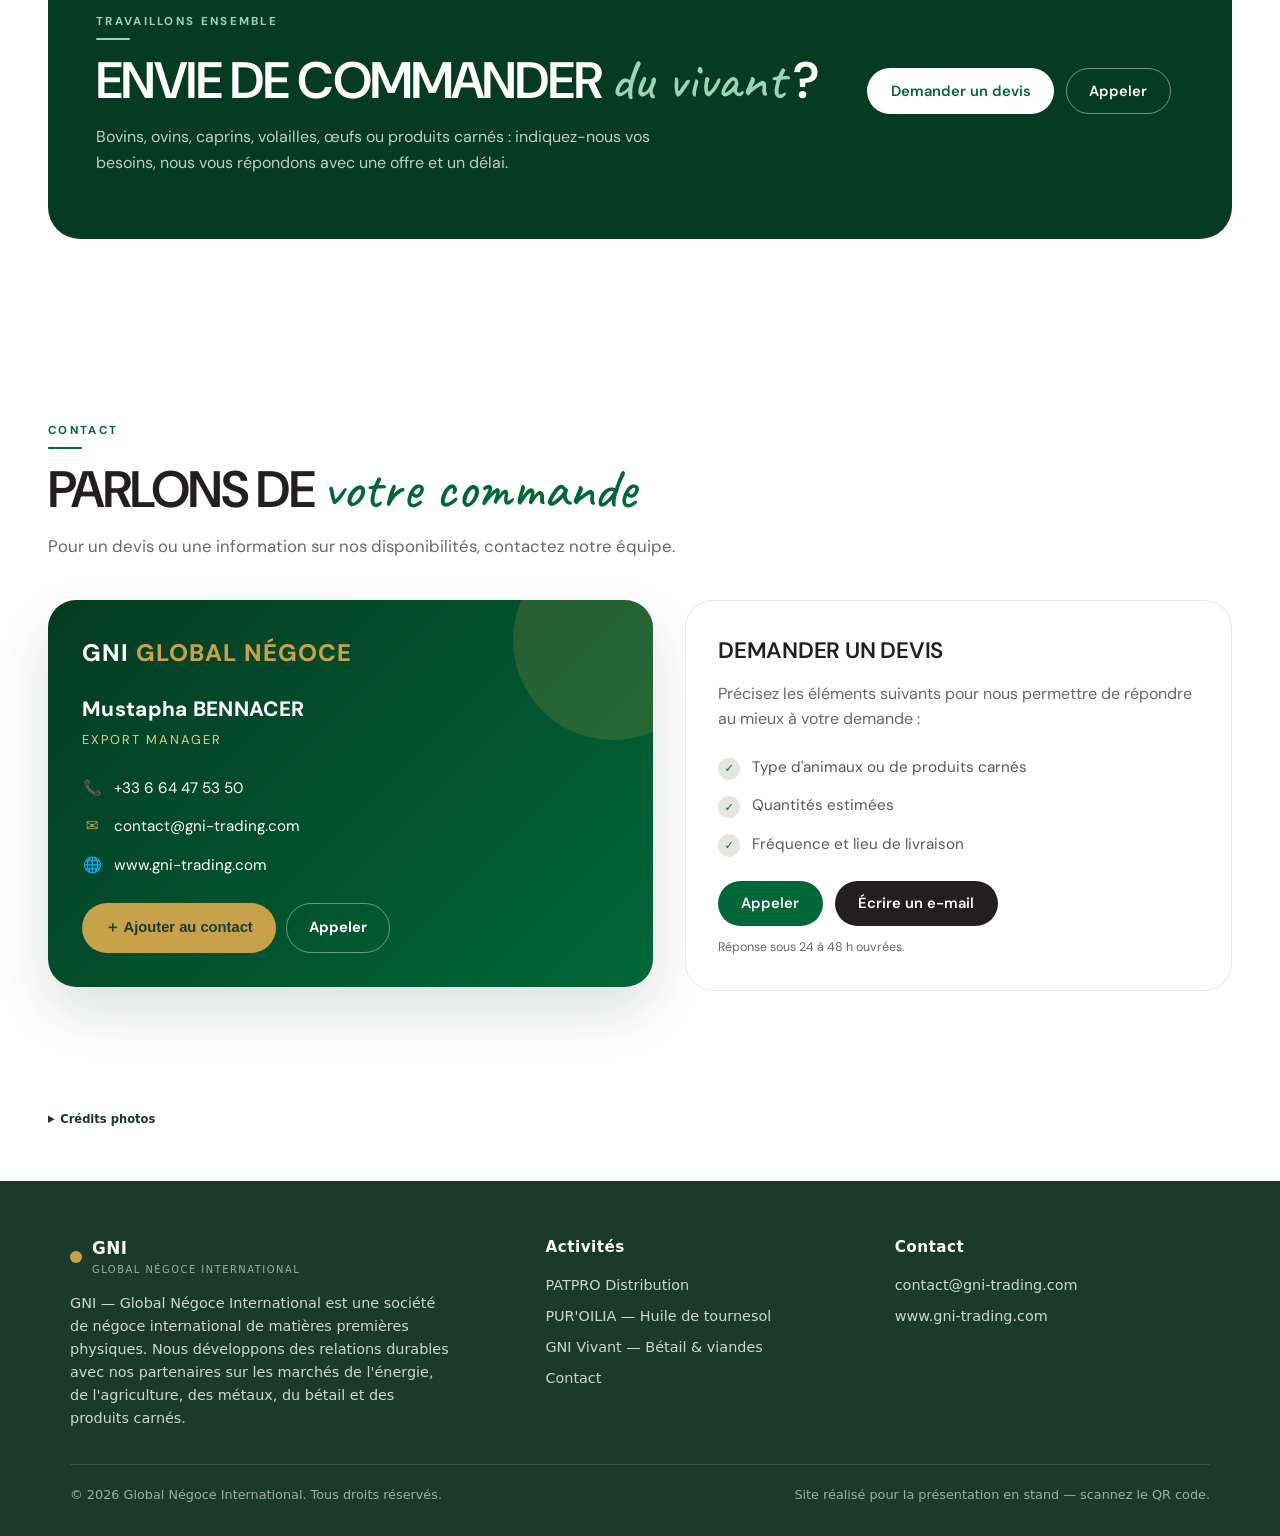
<file: vivant.html>
<!DOCTYPE html>
<html lang="fr">
<head>
  <meta charset="UTF-8">
  <script>document.documentElement.classList.add("js");</script>
  <meta name="viewport" content="width=device-width, initial-scale=1.0">
  <title>GNI Vivant — Négoce de bétail & viandes | GNI</title>
  <meta name="description" content="GNI Vivant : négoce et distribution de bovins, ovins, caprins, volailles, œufs et viandes. Animaux vivants, découpes et approvisionnement pour les professionnels.">
  <link rel="preconnect" href="https://fonts.googleapis.com">
  <link rel="preconnect" href="https://fonts.gstatic.com" crossorigin>
  <link href="https://fonts.googleapis.com/css2?family=DM+Sans:ital,opsz,wght@0,9..40,100..1000;1,9..40,100..1000&family=Caveat:wght@400;500;600;700&display=swap" rel="stylesheet">
  <link rel="stylesheet" href="assets/css/style.css">
</head>
<body data-page="vivant">
  <div id="site-header"></div>

  <main class="v-page">
    <section class="v-hero">
      <div class="v-hero-media">
        <img src="assets/img/vivant/hero.jpg" alt="Bétail vivant GNI Vivant">
      </div>
      <div class="v-shell v-hero-inner">
        <span class="v-eyebrow">Import · Négoce · Distribution</span>
        <h1 class="v-hero-title">Négoce <span class="v-script">bovin, ovin, caprin</span> & volaille</h1>
        <p class="v-hero-lead" id="vivant-intro">GNI Vivant commercialise des animaux vivants, des viandes et des produits carnés auprès des professionnels.</p>
        <div class="v-actions">
          <a class="v-btn v-btn-primary" href="#filieres">Découvrir nos filières</a>
          <a class="v-btn v-btn-outline" href="#contact">Demander un devis</a>
        </div>
        <ul class="v-hero-tags">
          <li>Animaux vivants</li>
          <li>Carcasses & découpes</li>
          <li>Produits carnés</li>
          <li>Halal</li>
        </ul>
      </div>
    </section>

    <section class="v-intro">
      <div class="v-shell v-intro-grid">
        <div>
          <span class="v-kicker">GNI Vivant</span>
          <h2 class="v-title">Le négoce du vivant, <span class="v-script">avec exigence</span></h2>
        </div>
        <div>
          <p class="v-lead">Nous achetons et revendons des animaux vivants et des produits carnés pour les boucheries, grossistes, restaurants et collectivités. Notre rôle : sélectionner les bons fournisseurs, contrôler les lots et organiser la livraison.</p>
          <div class="v-mini-badges">
            <span>Traçabilité</span>
            <span>Qualité contrôlée</span>
            <span>Livraison organisée</span>
          </div>
        </div>
      </div>
    </section>

    <section class="v-section" id="filieres">
      <div class="v-shell">
        <div class="v-section-head">
          <span class="v-kicker">Nos filières</span>
          <h2 class="v-title">Du vivant aux produits carnés, <span class="v-script">six familles</span> maîtrisées</h2>
          <p class="v-lead">Chaque famille est sélectionnée selon vos besoins : type d'animal, race, poids, format de découpe et destination. Une offre pensée pour les professionnels.</p>
        </div>
        <div class="v-filieres" id="vivant-categories"></div>
      </div>
    </section>

    <section class="v-section v-section-sage">
      <div class="v-shell v-split">
        <div class="v-media v-media-tall">
          <img src="assets/img/vivant/butcher.jpg" alt="Viandes de boucherie" loading="lazy">
        </div>
        <div class="v-copy">
          <span class="v-kicker">Import · Négoce · Distribution</span>
          <h2 class="v-title">Notre métier : <span class="v-script">le négoce</span></h2>
          <p class="v-lead">GNI Vivant n'est pas un élevage. Nous achetons et revendons des animaux vivants et des produits carnés, en sélectionnant les fournisseurs et en organisant la livraison vers nos clients professionnels.</p>
          <p class="v-lead">Notre expertise couvre les bovins, ovins, caprins, volailles, œufs et viandes, avec une attention constante portée à l'origine, à la conformité des lots et au respect des délais.</p>
          <ul class="v-points">
            <li><strong>Achat & revente :</strong> bétail vivant, viandes, volailles, œufs et produits élaborés.</li>
            <li><strong>Sélection des fournisseurs :</strong> partenaires suivis et produits conformes aux normes.</li>
            <li><strong>Contrôle des lots :</strong> origine, qualité et conditions de transport vérifiées.</li>
            <li><strong>Logistique :</strong> livraison organisée selon vos volumes et votre calendrier.</li>
          </ul>
          <div class="v-actions">
            <a class="v-btn v-btn-primary" href="#contact">Parler de vos besoins</a>
          </div>
        </div>
      </div>
    </section>

    <section class="v-section v-quality">
      <div class="v-shell">
        <div class="v-section-head v-center">
          <span class="v-script v-doodle">de la sélection à la livraison</span>
          <h2 class="v-title">Une viande <span class="v-script">ferme, saine</span> et savoureuse</h2>
          <p class="v-lead">La qualité se décide bien avant la découpe. Nous veillons sur chaque étape, de la sélection des animaux au conditionnement, pour livrer des produits réguliers et d'une fraîcheur irréprochable.</p>
        </div>
        <div class="v-quality-grid">
          <figure class="v-quality-media">
            <img src="assets/img/vivant/mixed-meat.jpg" alt="Assortiment de viandes" loading="lazy">
            <figcaption>sélection, fraîcheur, régularité</figcaption>
          </figure>
          <div class="v-quality-copy">
            <ul class="v-quality-points">
              <li><span class="v-step">01</span><span>Sélection rigoureuse</span></li>
              <li><span class="v-step">02</span><span>Abattage halal</span></li>
              <li><span class="v-step">03</span><span>Froid maîtrisé</span></li>
              <li><span class="v-step">04</span><span>Livraison suivie</span></li>
            </ul>
            <p>Une viande persillée, ferme et fraîche, contrôlée à chaque étape de la chaîne.</p>
          </div>
          <figure class="v-quality-media">
            <img src="assets/img/vivant/chicken-raw.jpg" alt="Découpes de volaille" loading="lazy">
            <figcaption>volaille fraîche, prête à cuisiner</figcaption>
          </figure>
        </div>
      </div>
    </section>

    <section class="v-section v-section-sage">
      <div class="v-shell">
        <div class="v-section-head v-center">
          <span class="v-script v-doodle">sur le terrain</span>
          <h2 class="v-title">Ce que nous vendons, nous le <span class="v-script">sélectionnons</span> et le contrôlons</h2>
          <p class="v-lead">Avant d'être livré, chaque produit passe par notre sélection : fournisseurs suivis, lots identifiés et conditions de transport vérifiées.</p>
        </div>
        <div class="v-moments">
          <figure class="v-moment">
            <img src="assets/img/vivant/broilers.jpg" alt="Poulets de chair" loading="lazy">
            <figcaption><span>Sélection</span><p>Des volailles choisies selon le poids, l'âge et la conformation attendus.</p></figcaption>
          </figure>
          <figure class="v-moment">
            <img src="assets/img/vivant/butcher.jpg" alt="Viandes de boucherie" loading="lazy">
            <figcaption><span>Contrôle</span><p>Origine, qualité et conformité des lots vérifiées avant expédition.</p></figcaption>
          </figure>
          <figure class="v-moment">
            <img src="assets/img/vivant/chicken-market.jpg" alt="Volailles prêtes à la vente" loading="lazy">
            <figcaption><span>Logistique</span><p>Un transport organisé pour préserver la fraîcheur jusqu'à la livraison.</p></figcaption>
          </figure>
        </div>
      </div>
    </section>

    <section class="v-section">
      <div class="v-shell">
        <div class="v-section-head">
          <span class="v-kicker">En images</span>
          <h2 class="v-title">Nos produits, <span class="v-script">du vivant au fini</span></h2>
          <p class="v-lead">Un aperçu de la gamme que nous commercialisons au quotidien.</p>
        </div>
        <div class="v-gallery" id="vivant-gallery"></div>
      </div>
    </section>

    <section class="v-section v-section-forest">
      <div class="v-shell">
        <div class="v-section-head v-center v-on-dark">
          <span class="v-kicker">Nos engagements</span>
          <h2 class="v-title">Qualité, traçabilité, <span class="v-script">conformité</span></h2>
          <p class="v-lead">Des engagements concrets pour un approvisionnement fiable et transparent.</p>
        </div>
        <div class="v-pledges">
          <div class="v-pledge"><span class="v-pledge-ic">🔍</span><h3>Traçabilité</h3><p>Origine des animaux et identification des lots à chaque étape.</p></div>
          <div class="v-pledge"><span class="v-pledge-ic">🩺</span><h3>Contrôle sanitaire</h3><p>Suivi vétérinaire et respect des normes en vigueur.</p></div>
          <div class="v-pledge"><span class="v-pledge-ic">☪️</span><h3>Abattage halal</h3><p>Partenaires agréés et pratiques conformes aux attentes du marché.</p></div>
          <div class="v-pledge"><span class="v-pledge-ic">❄️</span><h3>Chaîne du froid</h3><p>Transport et stockage à température maîtrisée.</p></div>
        </div>
      </div>
    </section>

    <section class="v-section">
      <div class="v-shell v-split v-split-reverse">
        <div class="v-media v-media-tall">
          <img src="assets/img/vivant/ovins.jpg" alt="Ovins" loading="lazy">
        </div>
        <div class="v-copy">
          <span class="v-kicker">Livraison & logistique</span>
          <h2 class="v-title">Un approvisionnement <span class="v-script">régulier</span>, où vous êtes</h2>
          <p class="v-lead">Nous organisons la livraison selon vos volumes, votre calendrier et les contraintes de votre activité. Un interlocuteur unique suit votre commande de la demande à la réception.</p>
          <div class="v-logistics">
            <div><strong>Routier</strong><span>Livraison sur l'ensemble du territoire national.</span></div>
            <div><strong>Chaîne du froid</strong><span>Température maîtrisée pendant le transport.</span></div>
            <div><strong>Sur mesure</strong><span>Volumes et calendrier adaptés à votre activité.</span></div>
          </div>
          <div class="v-actions">
            <a class="v-btn v-btn-primary" href="#contact">Organiser une livraison</a>
          </div>
        </div>
      </div>
    </section>

    <section class="v-stats-band">
      <div class="v-shell">
        <div class="v-stats">
          <div class="v-stat"><strong data-count="6">6</strong><span>familles de produits</span></div>
          <div class="v-stat"><strong data-count="4">4</strong><span>espèces commercialisées</span></div>
          <div class="v-stat"><strong data-count="100" data-suffix="%">100%</strong><span>lots identifiés</span></div>
          <div class="v-stat"><strong>Halal</strong><span>filière & abattage</span></div>
        </div>
      </div>
    </section>

    <section class="v-cta">
      <div class="v-shell">
        <div class="v-cta-inner">
          <div>
            <span class="v-kicker">Travaillons ensemble</span>
            <h2 class="v-title">Envie de commander <span class="v-script">du vivant</span> ?</h2>
            <p>Bovins, ovins, caprins, volailles, œufs ou produits carnés : indiquez-nous vos besoins, nous vous répondons avec une offre et un délai.</p>
          </div>
          <div class="v-actions">
            <a class="v-btn v-btn-light" href="#contact">Demander un devis</a>
            <a class="v-btn v-btn-outline" id="vivant-cta-tel" href="tel:+33664475350">Appeler</a>
          </div>
        </div>
      </div>
    </section>

    <section class="v-section v-section-top0" id="contact">
      <div class="v-shell">
        <div class="v-section-head">
          <span class="v-kicker">Contact</span>
          <h2 class="v-title">Parlons de <span class="v-script">votre commande</span></h2>
          <p class="v-lead">Pour un devis ou une information sur nos disponibilités, contactez notre équipe.</p>
        </div>
        <div class="v-contact-grid">
          <div data-vcard></div>
          <div class="v-order reveal">
            <h3>Demander un devis</h3>
            <p>Précisez les éléments suivants pour nous permettre de répondre au mieux à votre demande :</p>
            <ul class="v-points">
              <li>Type d'animaux ou de produits carnés</li>
              <li>Quantités estimées</li>
              <li>Fréquence et lieu de livraison</li>
            </ul>
            <div class="v-order-actions">
              <a class="v-btn v-btn-primary" id="vivant-tel" href="tel:+33664475350">Appeler</a>
              <a class="v-btn v-btn-dark" id="vivant-mail" href="mailto:contact@gni-trading.com">Écrire un e-mail</a>
            </div>
            <p class="v-note">Réponse sous 24 à 48 h ouvrées.</p>
          </div>
        </div>
      </div>
    </section>
  </main>

  <div class="v-shell">
    <details class="photo-credits">
      <summary>Crédits photos</summary>
      <p>
        <a href="https://commons.wikimedia.org/wiki/File:20150728_xl_P1000804_Leck_mich_Zaertlichkeit_der_Rinder.JPG" target="_blank" rel="noopener">Molgreen</a> (CC BY-SA 4.0),
        <a href="https://commons.wikimedia.org/wiki/File:Cow_(Fleckvieh_breed)_Oeschinensee_Slaunger_2009-07-07.jpg" target="_blank" rel="noopener">Kim Hansen</a> (CC BY-SA 3.0),
        Keith Weller / USDA (domaine public),
        <a href="https://commons.wikimedia.org/wiki/File:Hausziege_04.jpg" target="_blank" rel="noopener">Armin Kübelbeck</a> (CC BY-SA 3.0),
        <a href="https://commons.wikimedia.org/wiki/File:Male_and_female_chicken_sitting_together.jpg" target="_blank" rel="noopener">Andrei Niemimäki</a> (CC BY-SA 2.0),
        Ischa1 (domaine public),
        <a href="https://commons.wikimedia.org/wiki/File:Standing-rib-roast.jpg" target="_blank" rel="noopener">Michael C. Berch</a> (CC BY-SA 2.5),
        <a href="https://commons.wikimedia.org/wiki/File:Broilers_Australia_June_2018.jpg" target="_blank" rel="noopener">Animals Uncovered</a> (CC BY 4.0),
        <a href="https://commons.wikimedia.org/wiki/File:Chickens_in_market.jpg" target="_blank" rel="noopener">Tomás Castelazo</a> (CC BY-SA 3.0),
        <a href="https://commons.wikimedia.org/wiki/File:Raw_chicken_for_sale.jpg" target="_blank" rel="noopener">ProjectManhattan</a> (CC BY-SA 3.0),
        <a href="https://commons.wikimedia.org/wiki/File:Lamb_meat_(1).jpg" target="_blank" rel="noopener">Pavel Ševela</a> (CC BY-SA 3.0),
        <a href="https://commons.wikimedia.org/wiki/File:FoodMeat.jpg" target="_blank" rel="noopener">National Cancer Institute</a> (domaine public),
        <a href="https://commons.wikimedia.org/wiki/File:Meat_at_the_butcher_shop.JPG" target="_blank" rel="noopener">Revital Salomon</a> (CC BY-SA 4.0)
        — via Wikimedia Commons.
      </p>
    </details>
  </div>

  <div id="site-footer"></div>
  <div class="modal" id="modal"></div>
  <script src="assets/js/data.js"></script>
  <script src="assets/js/app.js"></script>
</body>
</html>
</file>
<file: assets/css/style.css>
:root {
  --green: #1c3a2a;
  --green-2: #275139;
  --gold: #c8a24a;
  --gold-soft: #e4cf95;
  --cream: #faf7f0;
  --cream-2: #f2ece0;
  --ink: #23271f;
  --muted: #6b7265;
  --line: #e4ddcb;
  --white: #ffffff;
  --shadow: 0 10px 30px rgba(28, 58, 42, 0.08);
  --shadow-lg: 0 24px 60px rgba(28, 58, 42, 0.16);
  --radius: 18px;
  --radius-sm: 12px;
  --max: 1180px;
  --font: "Segoe UI", system-ui, -apple-system, "Helvetica Neue", Arial, sans-serif;
}

* { box-sizing: border-box; margin: 0; padding: 0; }

html { scroll-behavior: smooth; }

body {
  font-family: var(--font);
  color: var(--ink);
  background: var(--cream);
  line-height: 1.6;
  -webkit-font-smoothing: antialiased;
}

img { max-width: 100%; display: block; }

a { color: inherit; text-decoration: none; }

.container { width: 100%; max-width: var(--max); margin: 0 auto; padding: 0 20px; }

/* ---------- Header ---------- */
.site-header {
  position: sticky;
  top: 0;
  z-index: 100;
  background: rgba(250, 247, 240, 0.9);
  backdrop-filter: blur(10px);
  border-bottom: 1px solid var(--line);
}
.site-header .container {
  display: flex;
  align-items: center;
  justify-content: space-between;
  height: 68px;
}
.brand {
  display: flex;
  align-items: center;
  gap: 10px;
  font-weight: 800;
  letter-spacing: 0.5px;
  font-size: 1.05rem;
  color: var(--green);
}
.brand .dot { width: 12px; height: 12px; border-radius: 50%; background: var(--gold); }
.brand small { display: block; font-weight: 500; font-size: 0.62rem; letter-spacing: 1.5px; color: var(--muted); text-transform: uppercase; }

.nav { display: flex; align-items: center; gap: 6px; }
.nav a {
  padding: 9px 14px;
  border-radius: 999px;
  font-size: 0.92rem;
  font-weight: 600;
  color: var(--muted);
  transition: 0.2s;
}
.nav a:hover { color: var(--green); background: var(--cream-2); }
.nav a.active { color: var(--white); background: var(--green); }

.nav-toggle {
  display: none;
  background: none;
  border: none;
  font-size: 1.5rem;
  color: var(--green);
  cursor: pointer;
}

/* ---------- Buttons ---------- */
.btn {
  display: inline-flex;
  align-items: center;
  gap: 8px;
  padding: 12px 22px;
  border-radius: 999px;
  font-weight: 700;
  font-size: 0.92rem;
  border: 1.5px solid transparent;
  cursor: pointer;
  transition: 0.2s;
}
.btn-primary { background: var(--green); color: var(--white); }
.btn-primary:hover { background: var(--green-2); transform: translateY(-1px); }
.btn-gold { background: var(--gold); color: var(--green); }
.btn-gold:hover { background: var(--gold-soft); transform: translateY(-1px); }
.btn-outline { border-color: var(--line); color: var(--green); background: var(--white); }
.btn-outline:hover { border-color: var(--green); }

/* ---------- Hero ---------- */
.hero {
  position: relative;
  color: var(--white);
  background: linear-gradient(135deg, #14301f 0%, #1c3a2a 55%, #24503a 100%);
  overflow: hidden;
}
.hero::after {
  content: "";
  position: absolute;
  inset: 0;
  background-image: radial-gradient(circle at 80% 20%, rgba(200, 162, 74, 0.22), transparent 45%),
    radial-gradient(circle at 10% 90%, rgba(200, 162, 74, 0.12), transparent 40%);
}
.hero .container { position: relative; z-index: 2; padding: 84px 20px; }
.hero .eyebrow {
  display: inline-block;
  font-size: 0.72rem;
  letter-spacing: 3px;
  text-transform: uppercase;
  color: var(--gold-soft);
  border: 1px solid rgba(200, 162, 74, 0.5);
  padding: 6px 14px;
  border-radius: 999px;
  margin-bottom: 22px;
}
.hero h1 {
  font-size: clamp(2rem, 5vw, 3.4rem);
  line-height: 1.1;
  font-weight: 800;
  max-width: 16ch;
}
.hero p { margin-top: 18px; max-width: 52ch; color: #d8e2d8; font-size: 1.05rem; }
.hero .actions { margin-top: 30px; display: flex; gap: 12px; flex-wrap: wrap; }

/* ---------- Sections ---------- */
.section { padding: 72px 0; }
.section-head { text-align: center; max-width: 620px; margin: 0 auto 44px; }
.section-head .kicker {
  font-size: 0.72rem; letter-spacing: 3px; text-transform: uppercase;
  color: var(--gold); font-weight: 700;
}
.section-head h2 { font-size: clamp(1.6rem, 3.5vw, 2.3rem); color: var(--green); margin-top: 8px; line-height: 1.2; }
.section-head p { color: var(--muted); margin-top: 12px; }

/* ---------- Business cards (home) ---------- */
.biz-grid { display: grid; grid-template-columns: repeat(auto-fit, minmax(300px, 1fr)); gap: 26px; }
.biz-card {
  position: relative;
  border-radius: var(--radius);
  overflow: hidden;
  box-shadow: var(--shadow);
  background: var(--white);
  display: flex;
  flex-direction: column;
  min-height: 340px;
  transition: 0.25s;
  border: 1px solid var(--line);
}
.biz-card:hover { transform: translateY(-5px); box-shadow: var(--shadow-lg); }
.biz-card .media { height: 210px; overflow: hidden; background: var(--cream-2); }
.biz-card .media img { width: 100%; height: 100%; object-fit: cover; }
.biz-card .body { padding: 24px; flex: 1; display: flex; flex-direction: column; }
.biz-card h3 { color: var(--green); font-size: 1.35rem; }
.biz-card .tag { color: var(--gold); font-weight: 700; font-size: 0.75rem; letter-spacing: 2px; text-transform: uppercase; }
.biz-card p { color: var(--muted); margin: 10px 0 18px; font-size: 0.95rem; }
.biz-card .body .btn { margin-top: auto; align-self: flex-start; }

/* ---------- Product grid ---------- */
.cat-block { margin-bottom: 56px; }
.cat-banner {
  position: relative;
  border-radius: var(--radius);
  overflow: hidden;
  margin-bottom: 24px;
  box-shadow: var(--shadow);
}
.cat-banner img { width: 100%; height: 210px; object-fit: cover; }
.cat-banner .overlay {
  position: absolute; inset: 0;
  background: linear-gradient(90deg, rgba(20, 48, 31, 0.82) 0%, rgba(20, 48, 31, 0.35) 60%, transparent 100%);
  display: flex; flex-direction: column; justify-content: center;
  padding: 0 34px;
}
.cat-banner h2 { color: var(--white); font-size: clamp(1.3rem, 3vw, 1.9rem); }
.cat-banner span { color: var(--gold-soft); font-size: 0.78rem; letter-spacing: 2px; text-transform: uppercase; }

.product-grid { display: grid; grid-template-columns: repeat(auto-fill, minmax(250px, 1fr)); gap: 20px; }
.product {
  background: var(--white);
  border: 1px solid var(--line);
  border-radius: var(--radius-sm);
  overflow: hidden;
  display: flex;
  flex-direction: column;
  cursor: pointer;
  transition: 0.2s;
  text-align: left;
}
.product:hover { transform: translateY(-4px); box-shadow: var(--shadow); border-color: var(--gold-soft); }
.product .thumb {
  aspect-ratio: 1 / 1;
  overflow: hidden;
  background: linear-gradient(180deg, var(--white) 0%, var(--cream-2) 100%);
  border-bottom: 1px solid var(--line);
  position: relative;
  display: flex;
  align-items: center;
  justify-content: center;
  padding: 18px;
}
.product .thumb img {
  width: 100%;
  height: 100%;
  object-fit: contain;
  object-position: center;
  transition: transform 0.4s ease;
}
.product:hover .thumb img { transform: scale(1.04); }
.product .info {
  padding: 18px 18px 20px;
  flex: 1;
  display: flex;
  flex-direction: column;
  align-items: center;
  text-align: center;
}
.product h3 { font-size: 1rem; color: var(--green); line-height: 1.3; }
.product .formats { margin-top: 8px; display: flex; flex-wrap: wrap; justify-content: center; gap: 6px; }
.chip {
  font-size: 0.7rem; font-weight: 600;
  background: var(--cream-2); color: var(--green);
  padding: 3px 9px; border-radius: 999px;
}
.product .more { margin-top: 14px; color: var(--gold); font-weight: 700; font-size: 0.82rem; }

/* ---------- Modal ---------- */
.modal {
  position: fixed; inset: 0; z-index: 200;
  display: none;
  align-items: center; justify-content: center;
  padding: 20px;
}
.modal.open { display: flex; }
.modal-backdrop { position: absolute; inset: 0; background: rgba(20, 30, 22, 0.6); backdrop-filter: blur(3px); }
.modal-panel {
  position: relative; z-index: 2;
  background: var(--white);
  border-radius: var(--radius);
  max-width: 900px; width: 100%;
  max-height: 90vh; overflow: auto;
  box-shadow: var(--shadow-lg);
  animation: pop 0.25s ease;
}
@keyframes pop { from { transform: scale(0.96); opacity: 0; } to { transform: scale(1); opacity: 1; } }
.modal-close {
  position: absolute; top: 14px; right: 14px; z-index: 3;
  width: 40px; height: 40px; border-radius: 50%;
  border: none; background: var(--white); color: var(--green);
  font-size: 1.3rem; cursor: pointer; box-shadow: var(--shadow);
}
.modal-media {
  background: var(--cream-2);
  display: flex;
  align-items: center;
  justify-content: center;
  padding: 22px;
}
.modal-media img {
  width: 100%;
  max-height: 440px;
  object-fit: contain;
  object-position: center;
}
.modal-media-puro a { display: block; width: 100%; }
.modal-media-puro img { max-height: 520px; cursor: zoom-in; }
.modal-body { padding: 28px; }
.modal-body h2 { color: var(--green); font-size: 1.6rem; }
.modal-body .tag { color: var(--gold); font-weight: 700; font-size: 0.72rem; letter-spacing: 2px; text-transform: uppercase; }
.modal-body p { margin-top: 14px; color: #3d453c; }
.modal-meta { margin-top: 20px; display: grid; gap: 14px; }
.meta-row { display: flex; gap: 12px; }
.meta-row .label { min-width: 110px; font-weight: 700; color: var(--green); font-size: 0.85rem; }
.meta-row .val { color: var(--muted); font-size: 0.92rem; flex: 1; }
.flavors { display: flex; flex-wrap: wrap; gap: 7px; }

/* ---------- Business card / contact ---------- */
.contact-wrap { display: grid; grid-template-columns: 1.1fr 0.9fr; gap: 30px; align-items: start; }
.vcard {
  background: linear-gradient(135deg, #14301f, #24503a);
  color: var(--white);
  border-radius: var(--radius);
  padding: 34px;
  position: relative;
  overflow: hidden;
  box-shadow: var(--shadow-lg);
}
.vcard::after {
  content: ""; position: absolute; right: -60px; top: -60px;
  width: 200px; height: 200px; border-radius: 50%;
  background: rgba(200, 162, 74, 0.18);
}
.vcard .logo { font-size: 1.5rem; font-weight: 800; letter-spacing: 1px; }
.vcard .logo span { color: var(--gold); }
.vcard .person { margin-top: 20px; position: relative; z-index: 2; }
.vcard .p-name { color: var(--white); font-size: 1.3rem; font-weight: 800; letter-spacing: 0.3px; }
.vcard .role { color: var(--gold-soft); font-size: 0.8rem; letter-spacing: 2px; text-transform: uppercase; margin-top: 4px; }
.vcard .lines { margin-top: 26px; display: grid; gap: 14px; position: relative; z-index: 2; }
.vcard .line { display: flex; gap: 12px; align-items: flex-start; font-size: 0.95rem; }
.vcard .line .ic { color: var(--gold); width: 20px; text-align: center; }
.vcard .actions { margin-top: 26px; display: flex; gap: 10px; flex-wrap: wrap; position: relative; z-index: 2; }

.qr-box {
  background: var(--white); border: 1px solid var(--line);
  border-radius: var(--radius); padding: 30px; text-align: center; box-shadow: var(--shadow);
}
.qr-box img { width: 220px; height: 220px; margin: 0 auto 16px; border-radius: 12px; }
.qr-box h3 { color: var(--green); }
.qr-box p { color: var(--muted); font-size: 0.9rem; margin-top: 8px; }

/* ---------- Puroilia ---------- */
.puro-hero {
  background: linear-gradient(135deg, #2b3a1f, #4a5d2e);
  color: var(--white);
  padding: 70px 0;
}
.puro-hero .container { display: grid; grid-template-columns: 1fr 1fr; gap: 40px; align-items: center; }
.puro-hero h1 { font-size: clamp(2rem, 5vw, 3rem); font-weight: 800; }
.puro-hero p { color: #dfe6d3; margin-top: 14px; max-width: 45ch; }
.puro-hero img { border-radius: var(--radius); box-shadow: var(--shadow-lg); max-height: 460px; width: 100%; object-fit: cover; }

/* ---------- Features ---------- */
.features { display: grid; grid-template-columns: repeat(auto-fit, minmax(200px, 1fr)); gap: 20px; }
.feature {
  background: var(--white); border: 1px solid var(--line);
  border-radius: var(--radius-sm); padding: 26px; text-align: center;
}
.feature .ic { font-size: 1.8rem; }
.feature h4 { color: var(--green); margin-top: 12px; font-size: 1rem; }
.feature p { color: var(--muted); font-size: 0.86rem; margin-top: 6px; }

/* ---------- Footer ---------- */
.site-footer {
  background: var(--green); color: #cdd8cc; padding: 54px 0 30px; margin-top: 20px;
}
.site-footer .cols { display: grid; grid-template-columns: 1.4fr 1fr 1fr; gap: 34px; }
.site-footer h4 { color: var(--white); font-size: 0.95rem; margin-bottom: 14px; letter-spacing: 0.5px; }
.site-footer a { color: #cdd8cc; font-size: 0.9rem; display: block; margin-bottom: 8px; }
.site-footer a:hover { color: var(--gold-soft); }
.site-footer .about { font-size: 0.9rem; max-width: 42ch; }
.site-footer .bottom {
  margin-top: 34px; padding-top: 20px; border-top: 1px solid rgba(255, 255, 255, 0.12);
  font-size: 0.8rem; color: #9fb09c; display: flex; justify-content: space-between; flex-wrap: wrap; gap: 8px;
}

/* ---------- Utility ---------- */
.js .reveal { opacity: 0; transform: translate3d(0, 28px, 0); transition: opacity 0.8s cubic-bezier(0.22, 1, 0.36, 1), transform 0.8s cubic-bezier(0.22, 1, 0.36, 1); transition-delay: var(--reveal-delay, 0ms); will-change: opacity, transform; }
.js .reveal.in { opacity: 1; transform: none; }

/* ---------- GNI — secteurs & à propos ---------- */
.gni-about {
  background: linear-gradient(160deg, #0d1b2a 0%, #122636 60%, #16303f 100%);
  color: #d7e2ec;
}
.gni-about .section-head h2 { color: var(--white); }
.gni-about .section-head p { color: #a9bccb; }
.gni-about .kicker { color: #6fb3d6; }

.sectors {
  display: grid;
  grid-template-columns: repeat(auto-fit, minmax(210px, 1fr));
  gap: 18px;
}
.sector {
  background: rgba(255, 255, 255, 0.045);
  border: 1px solid rgba(255, 255, 255, 0.09);
  border-radius: var(--radius-sm);
  padding: 26px 22px;
  position: relative;
  transition: 0.2s;
}
.sector:hover { background: rgba(255, 255, 255, 0.08); transform: translateY(-3px); }
.sector .num {
  font-size: 0.72rem; font-weight: 700; letter-spacing: 2px;
  color: #6fb3d6;
}
.sector .ic { display: block; font-size: 1.9rem; margin: 12px 0 10px; }
.sector h3 { color: var(--white); font-size: 1.1rem; }
.sector p { color: #a9bccb; font-size: 0.88rem; margin-top: 6px; }

.soon {
  margin-top: 34px;
  text-align: center;
  color: #8ba6ba;
  font-size: 0.92rem;
  max-width: 60ch;
  margin-left: auto;
  margin-right: auto;
  border-top: 1px solid rgba(255, 255, 255, 0.08);
  padding-top: 24px;
}

/* ---------- GNI Vivant ---------- */
.vivant-hero {
  background: linear-gradient(90deg, rgba(12, 32, 21, 0.95) 0%, rgba(18, 46, 30, 0.86) 45%, rgba(18, 46, 30, 0.55) 100%),
    url("../img/vivant/hero.jpg") center/cover no-repeat;
}
.vivant-hero .container { padding-top: 96px; padding-bottom: 96px; }

.vivant-grid { display: grid; grid-template-columns: repeat(auto-fit, minmax(300px, 1fr)); gap: 22px; }
.vivant-card {
  background: var(--white); border: 1px solid var(--line);
  border-radius: var(--radius); overflow: hidden;
  box-shadow: var(--shadow); display: flex; flex-direction: column;
  transition: 0.25s;
}
.vivant-card:hover { transform: translateY(-4px); box-shadow: var(--shadow-lg); border-color: var(--gold-soft); }
.vivant-card .media { height: 210px; overflow: hidden; background: var(--cream-2); }
.vivant-card .media img { width: 100%; height: 100%; object-fit: cover; transition: transform 0.4s ease; }
.vivant-card:hover .media img { transform: scale(1.05); }
.vivant-card .body { padding: 20px 22px 22px; display: flex; flex-direction: column; flex: 1; }
.vivant-card .tag { color: var(--gold); font-weight: 700; font-size: 0.7rem; letter-spacing: 2px; text-transform: uppercase; }
.vivant-card h3 { color: var(--green); font-size: 1.25rem; margin-top: 4px; }
.vivant-card p { color: var(--muted); font-size: 0.9rem; margin-top: 8px; }
.vivant-card ul { list-style: none; display: flex; flex-wrap: wrap; gap: 6px; margin-top: 14px; }

.vivant-info { display: grid; grid-template-columns: 1.15fr 0.85fr; gap: 36px; align-items: start; }
.vivant-info h2 { color: var(--green); font-size: clamp(1.5rem, 3vw, 2.1rem); line-height: 1.2; margin-top: 8px; }
.vivant-info > div > p { color: var(--muted); margin-top: 16px; }
.vivant-list { list-style: none; margin-top: 22px; display: grid; gap: 12px; }
.vivant-list li { position: relative; padding-left: 24px; color: #3d453c; font-size: 0.95rem; }
.vivant-list li::before { content: "✓"; position: absolute; left: 0; top: 0; color: var(--gold); font-weight: 700; }
.vivant-list li strong { color: var(--green); }

.vivant-side {
  background: var(--white); border: 1px solid var(--line);
  border-radius: var(--radius); padding: 30px; box-shadow: var(--shadow);
}
.vivant-side h3 { color: var(--green); font-size: 1.2rem; margin-top: 6px; }
.vivant-side > p { color: var(--muted); font-size: 0.9rem; margin-top: 10px; }
.vivant-steps { display: grid; gap: 16px; margin-top: 22px; }
.vivant-steps > div { display: flex; gap: 12px; align-items: flex-start; }
.vivant-steps span {
  flex: 0 0 32px; width: 32px; height: 32px; border-radius: 50%;
  background: var(--cream-2); color: var(--green); font-weight: 800; font-size: 0.78rem;
  display: flex; align-items: center; justify-content: center;
}
.vivant-steps p { color: var(--muted); font-size: 0.88rem; }

.vivant-order {
  background: var(--white); border: 1px solid var(--line);
  border-radius: var(--radius); padding: 34px; box-shadow: var(--shadow);
}
.vivant-order h3 { color: var(--green); font-size: 1.35rem; }
.vivant-order > p { color: var(--muted); margin-top: 10px; }
.vivant-order-actions { display: flex; gap: 10px; flex-wrap: wrap; margin-top: 24px; }
.vivant-note { margin-top: 16px; font-size: 0.8rem; color: var(--muted); }

.vivant-stats-band { background: var(--white); border-bottom: 1px solid var(--line); }
.vivant-stats { display: grid; grid-template-columns: repeat(4, 1fr); gap: 18px; padding-top: 26px; padding-bottom: 26px; }
.vivant-stats > div { text-align: center; padding: 6px 12px; border-right: 1px solid var(--line); }
.vivant-stats > div:last-child { border-right: none; }
.vivant-stats strong { display: block; font-size: clamp(1.4rem, 3vw, 1.9rem); color: var(--green); font-weight: 800; line-height: 1.1; }
.vivant-stats span { display: block; margin-top: 4px; font-size: 0.72rem; letter-spacing: 0.5px; text-transform: uppercase; color: var(--muted); }

.vivant-poultry { display: grid; grid-template-columns: 1.05fr 0.95fr; gap: 48px; align-items: center; }
.vivant-poultry h2 { color: var(--green); font-size: clamp(1.6rem, 3.5vw, 2.3rem); line-height: 1.2; margin-top: 8px; }
.vivant-poultry-text > p { color: var(--muted); margin-top: 16px; }
.vivant-poultry-media { display: grid; grid-template-columns: 1fr 1fr; gap: 14px; align-items: start; }
.vivant-poultry-media img {
  width: 100%; aspect-ratio: 3 / 4; object-fit: cover;
  border-radius: var(--radius); box-shadow: var(--shadow);
}
.vivant-poultry-media img:last-child { margin-top: 34px; }

.derived-grid { display: grid; grid-template-columns: repeat(2, 1fr); gap: 22px; }
.derived-card {
  display: flex; background: var(--white);
  border: 1px solid var(--line); border-radius: var(--radius);
  overflow: hidden; box-shadow: var(--shadow); transition: 0.25s;
}
.derived-card:hover { transform: translateY(-4px); box-shadow: var(--shadow-lg); border-color: var(--gold-soft); }
.derived-card .media { flex: 0 0 42%; min-height: 220px; overflow: hidden; background: var(--cream-2); }
.derived-card .media img { width: 100%; height: 100%; object-fit: cover; transition: transform 0.4s ease; }
.derived-card:hover .media img { transform: scale(1.05); }
.derived-card .body { padding: 24px; display: flex; flex-direction: column; flex: 1; }
.derived-card .tag { color: var(--gold); font-weight: 700; font-size: 0.7rem; letter-spacing: 2px; text-transform: uppercase; }
.derived-card h3 { color: var(--green); font-size: 1.15rem; margin-top: 4px; }
.derived-card p { color: var(--muted); font-size: 0.88rem; margin-top: 8px; }
.derived-card ul { list-style: none; display: flex; flex-wrap: wrap; gap: 6px; margin-top: auto; padding-top: 16px; }

.vivant-gallery { display: grid; grid-template-columns: repeat(3, 1fr); gap: 16px; }
.gallery-item {
  position: relative; aspect-ratio: 4 / 3;
  border-radius: var(--radius-sm); overflow: hidden;
  background: var(--cream-2); box-shadow: var(--shadow);
}
.gallery-item img { width: 100%; height: 100%; object-fit: cover; transition: transform 0.5s ease; }
.gallery-item:hover img { transform: scale(1.06); }
.gallery-item figcaption {
  position: absolute; inset: auto 0 0 0;
  padding: 24px 16px 14px; color: #fff;
  font-size: 0.85rem; font-weight: 600;
  background: linear-gradient(transparent, rgba(12, 32, 21, 0.85));
}

.photo-credits { color: var(--muted); font-size: 0.72rem; line-height: 1.7; padding-bottom: 26px; }
.photo-credits summary { cursor: pointer; font-weight: 600; color: var(--green); padding: 6px 0; }
.photo-credits p { margin-top: 8px; }
.photo-credits a { color: var(--muted); text-decoration: underline; }

/* ---------- GNI Vivant — refonte ---------- */
:root {
  --v-forest: #006738;
  --v-forest-dark: #043b22;
  --v-ink: #231f20;
  --v-sage: #e4e6e2;
  --v-white: #ffffff;
}

body[data-page="vivant"] { background: var(--v-white); }
body[data-page="vivant"] .site-header {
  background: rgba(255, 255, 255, 0.94);
  border-bottom: 1px solid rgba(35, 31, 32, 0.08);
}
body[data-page="vivant"] .nav a.active { background: var(--v-forest); }

.v-page {
  font-family: "DM Sans", var(--font);
  color: var(--v-ink);
  background: var(--v-white);
}
.v-page h1, .v-page h2, .v-page h3 { font-family: "DM Sans", var(--font); }
.v-page img { display: block; }
.v-page [id] { scroll-margin-top: 88px; }

.v-shell {
  width: 100%;
  max-width: 82rem;
  margin: 0 auto;
  padding: 0 1.25rem;
}

.v-section { padding: 4rem 0; }
.v-section-top0 { padding-top: 0; }
.v-section-sage { background: var(--v-sage); }
.v-section-forest { background: var(--v-forest); color: #fff; }
.v-section-forest .v-lead { color: rgba(255, 255, 255, 0.72); }

.v-kicker {
  display: inline-block;
  color: var(--v-forest);
  font-size: 0.72rem;
  font-weight: 700;
  letter-spacing: 0.2em;
  text-transform: uppercase;
}

.v-script {
  font-family: "Caveat", cursive;
  font-weight: 500;
  letter-spacing: 0;
  text-transform: none;
}

.v-title {
  margin-top: 0.65rem;
  color: var(--v-ink);
  font-size: clamp(1.9rem, 4vw, 3.4rem);
  font-weight: 600;
  line-height: 1;
  letter-spacing: -0.03em;
  text-transform: uppercase;
}
.v-title .v-script { color: var(--v-forest); font-size: 1.12em; }

.v-lead {
  max-width: 62ch;
  margin-top: 1rem;
  color: rgba(35, 31, 32, 0.68);
  font-size: 1.05rem;
  line-height: 1.65;
}

.v-on-dark .v-kicker { color: #9fd3b6; }
.v-on-dark .v-title { color: #fff; }
.v-on-dark .v-title .v-script { color: #9fd3b6; }

.v-section-head { max-width: 54rem; margin-bottom: 2.5rem; }
.v-section-head.v-center { margin-left: auto; margin-right: auto; text-align: center; }
.v-section-head.v-center .v-lead { margin-left: auto; margin-right: auto; }
.v-doodle {
  display: block;
  margin-bottom: 0.35rem;
  color: var(--v-forest);
  font-size: 1.7rem;
  transform: rotate(-2deg);
}

.v-actions { display: flex; flex-wrap: wrap; gap: 0.75rem; margin-top: 2rem; }
.v-btn {
  display: inline-flex;
  align-items: center;
  justify-content: center;
  gap: 0.5rem;
  padding: 0.9rem 1.4rem;
  border: 1px solid transparent;
  border-radius: 999px;
  font-size: 0.92rem;
  font-weight: 600;
  line-height: 1;
  text-decoration: none;
  transition: transform 0.2s ease, background 0.2s ease, color 0.2s ease;
}
.v-btn:hover { transform: translateY(-1px); }
.v-btn-primary { background: var(--v-forest); color: #fff; }
.v-btn-primary:hover { background: #08552f; }
.v-btn-light { background: #fff; color: var(--v-forest); }
.v-btn-outline { border-color: rgba(255, 255, 255, 0.45); color: #fff; }
.v-btn-outline:hover { background: rgba(255, 255, 255, 0.1); }
.v-btn-dark { background: var(--v-ink); color: #fff; }

.v-media { overflow: hidden; border-radius: 1.75rem; background: var(--v-sage); }
.v-media img { width: 100%; height: 100%; object-fit: cover; }
.v-media-tall { aspect-ratio: 4 / 5; }
.v-media-wide { aspect-ratio: 4 / 3; }

.v-hero { position: relative; overflow: hidden; background: var(--v-forest-dark); color: #fff; }
.v-hero-media { position: absolute; inset: 0; }
.v-hero-media img { width: 100%; height: 100%; object-fit: cover; }
.v-hero-media::after {
  content: "";
  position: absolute;
  inset: 0;
  background: linear-gradient(90deg, rgba(4, 41, 26, 0.94) 0%, rgba(4, 41, 26, 0.78) 48%, rgba(4, 41, 26, 0.32) 100%);
}
.v-hero-inner {
  position: relative;
  z-index: 2;
  display: flex;
  min-height: 620px;
  flex-direction: column;
  justify-content: center;
  padding-top: 5.5rem;
  padding-bottom: 5.5rem;
}
.v-eyebrow {
  color: #cfe0d6;
  font-size: 0.75rem;
  font-weight: 600;
  letter-spacing: 0.2em;
  text-transform: uppercase;
}
.v-hero-title {
  max-width: 20ch;
  margin-top: 1.25rem;
  color: #fff;
  font-size: clamp(2.4rem, 6vw, 5rem);
  font-weight: 600;
  line-height: 0.95;
  letter-spacing: -0.03em;
  text-transform: uppercase;
}
.v-hero-title .v-script { color: #9fd3b6; font-size: 1.12em; }
.v-hero-lead {
  max-width: 56ch;
  margin-top: 1.5rem;
  color: rgba(255, 255, 255, 0.82);
  font-size: 1.1rem;
  line-height: 1.65;
}
.v-hero-tags {
  display: flex;
  flex-wrap: wrap;
  gap: 0.5rem 0.75rem;
  margin-top: 2rem;
  padding: 0;
  list-style: none;
}
.v-hero-tags li {
  padding: 0.35rem 0.8rem;
  border: 1px solid rgba(255, 255, 255, 0.25);
  border-radius: 999px;
  color: rgba(255, 255, 255, 0.75);
  font-size: 0.72rem;
  letter-spacing: 0.08em;
  text-transform: uppercase;
}

.v-intro { padding: 3.5rem 0 1rem; }
.v-intro-grid { display: grid; grid-template-columns: 1fr; gap: 2rem; }
.v-mini-badges { display: flex; flex-wrap: wrap; gap: 0.5rem; margin-top: 1.25rem; }
.v-mini-badges span {
  padding: 0.35rem 0.8rem;
  border-radius: 999px;
  background: var(--v-sage);
  color: var(--v-forest);
  font-size: 0.75rem;
  font-weight: 600;
}

.v-filieres { display: grid; grid-template-columns: 1fr; gap: 1rem; }
.v-filiere {
  display: flex;
  overflow: hidden;
  flex-direction: column;
  border: 1px solid rgba(35, 31, 32, 0.1);
  border-radius: 1.5rem;
  background: #fff;
  transition: transform 0.25s ease, box-shadow 0.25s ease, border-color 0.25s ease;
}
.v-filiere:hover {
  transform: translateY(-4px);
  border-color: rgba(0, 103, 56, 0.25);
  box-shadow: 0 24px 60px rgba(0, 0, 0, 0.08);
}
.v-filiere .v-media { height: 230px; border-radius: 0; }
.v-filiere .v-media img { width: 100%; height: 100%; object-fit: cover; transition: transform 0.5s ease; }
.v-filiere:hover .v-media img { transform: scale(1.05); }
.v-filiere-body { display: flex; flex: 1; flex-direction: column; padding: 1.4rem; }
.v-filiere-tag {
  color: var(--v-forest);
  font-size: 0.7rem;
  font-weight: 700;
  letter-spacing: 0.16em;
  text-transform: uppercase;
}
.v-filiere h3 {
  margin-top: 0.3rem;
  color: var(--v-ink);
  font-size: 1.35rem;
  font-weight: 600;
  letter-spacing: -0.02em;
  text-transform: uppercase;
}
.v-filiere p { margin-top: 0.6rem; color: rgba(35, 31, 32, 0.66); font-size: 0.92rem; line-height: 1.55; }
.v-filiere ul {
  display: flex;
  flex-wrap: wrap;
  gap: 0.35rem;
  margin-top: auto;
  padding: 1rem 0 0;
  list-style: none;
}
.v-filiere ul li {
  padding: 0.25rem 0.65rem;
  border-radius: 999px;
  background: var(--v-sage);
  color: var(--v-forest);
  font-size: 0.72rem;
  font-weight: 600;
}

.v-split { display: grid; grid-template-columns: 1fr; gap: 2.5rem; align-items: center; }
.v-points { display: grid; gap: 0.9rem; margin-top: 1.5rem; padding: 0; list-style: none; }
.v-points li {
  display: flex;
  gap: 0.75rem;
  align-items: flex-start;
  color: rgba(35, 31, 32, 0.75);
  font-size: 0.95rem;
  line-height: 1.55;
}
.v-points li::before {
  content: "✓";
  display: flex;
  flex: 0 0 1.4rem;
  width: 1.4rem;
  height: 1.4rem;
  align-items: center;
  justify-content: center;
  margin-top: 0.1rem;
  border-radius: 50%;
  background: var(--v-sage);
  color: var(--v-forest);
  font-size: 0.7rem;
  font-weight: 700;
}
.v-points strong { color: var(--v-ink); }

.v-quality-grid { display: grid; grid-template-columns: 1fr; gap: 1rem; }
.v-quality-media {
  position: relative;
  min-height: 300px;
  overflow: hidden;
  border-radius: 1.75rem;
  background: var(--v-sage);
}
.v-quality-media img { position: absolute; inset: 0; width: 100%; height: 100%; object-fit: cover; }
.v-quality-media figcaption {
  position: absolute;
  inset: auto 0 0 0;
  padding: 2rem 1.2rem 1.2rem;
  color: #fff;
  font-family: "Caveat", cursive;
  font-size: 1.35rem;
  background: linear-gradient(transparent, rgba(4, 41, 26, 0.82));
}
.v-quality-copy {
  display: flex;
  flex-direction: column;
  justify-content: center;
  padding: 2rem;
  border-radius: 1.75rem;
  background: var(--v-sage);
}
.v-quality-points { display: grid; gap: 1rem; padding: 0; list-style: none; }
.v-quality-points li { display: flex; gap: 0.8rem; align-items: center; }
.v-quality-points .v-step { color: var(--v-forest); font-size: 0.75rem; font-weight: 700; }
.v-quality-points span:last-child {
  color: var(--v-ink);
  font-size: 0.9rem;
  font-weight: 600;
  letter-spacing: 0.03em;
  text-transform: uppercase;
}
.v-quality-copy p { margin-top: 1.25rem; color: rgba(35, 31, 32, 0.66); font-size: 0.92rem; line-height: 1.6; }

.v-moments { display: grid; grid-template-columns: 1fr; gap: 1rem; }
.v-moment {
  position: relative;
  min-height: 340px;
  overflow: hidden;
  border-radius: 1.75rem;
  background: #cfd4cf;
}
.v-moment img { position: absolute; inset: 0; width: 100%; height: 100%; object-fit: cover; }
.v-moment::after {
  content: "";
  position: absolute;
  inset: 0;
  background: linear-gradient(transparent, rgba(4, 41, 26, 0.88));
}
.v-moment figcaption { position: absolute; inset: auto 0 0 0; z-index: 2; padding: 1.5rem; color: #fff; }
.v-moment figcaption span { color: #bfe6cd; font-family: "Caveat", cursive; font-size: 1.5rem; }
.v-moment figcaption p { margin-top: 0.25rem; color: rgba(255, 255, 255, 0.85); font-size: 0.92rem; line-height: 1.5; }

.v-gallery { display: grid; grid-template-columns: repeat(2, 1fr); gap: 0.75rem; }
.v-gallery-item {
  position: relative;
  aspect-ratio: 1 / 1;
  overflow: hidden;
  border-radius: 1.25rem;
  background: var(--v-sage);
}
.v-gallery-item img { width: 100%; height: 100%; object-fit: cover; transition: transform 0.5s ease; }
.v-gallery-item:hover img { transform: scale(1.06); }
.v-gallery-item figcaption {
  position: absolute;
  inset: auto 0 0 0;
  padding: 1.4rem 0.9rem 0.8rem;
  color: #fff;
  font-size: 0.78rem;
  font-weight: 600;
  background: linear-gradient(transparent, rgba(4, 41, 26, 0.85));
}

.v-pledges { display: grid; grid-template-columns: 1fr; gap: 1rem; }
.v-pledge {
  padding: 1.5rem;
  border: 1px solid rgba(255, 255, 255, 0.18);
  border-radius: 1.5rem;
  background: rgba(255, 255, 255, 0.04);
}
.v-pledge-ic { display: block; margin-bottom: 0.75rem; font-size: 1.5rem; }
.v-pledge h3 { color: #fff; font-size: 1rem; font-weight: 600; letter-spacing: 0.04em; text-transform: uppercase; }
.v-pledge p { margin-top: 0.5rem; color: rgba(255, 255, 255, 0.72); font-size: 0.88rem; line-height: 1.55; }

.v-logistics { display: grid; gap: 0.85rem; margin-top: 1.5rem; }
.v-logistics > div {
  display: grid;
  grid-template-columns: 7.5rem 1fr;
  gap: 1rem;
  padding-top: 0.85rem;
  border-top: 1px solid rgba(35, 31, 32, 0.12);
}
.v-logistics strong {
  color: var(--v-forest);
  font-size: 0.78rem;
  font-weight: 700;
  letter-spacing: 0.05em;
  text-transform: uppercase;
}
.v-logistics span { color: rgba(35, 31, 32, 0.68); font-size: 0.9rem; line-height: 1.5; }

.v-stats-band { padding: 3rem 0; background: var(--v-sage); }
.v-stats { display: grid; grid-template-columns: repeat(2, 1fr); gap: 1.5rem; }
.v-stat strong {
  display: block;
  color: var(--v-forest);
  font-size: clamp(2rem, 5vw, 3.5rem);
  font-weight: 600;
  line-height: 1;
  letter-spacing: -0.03em;
}
.v-stat span {
  display: block;
  margin-top: 0.4rem;
  color: rgba(35, 31, 32, 0.6);
  font-size: 0.72rem;
  letter-spacing: 0.12em;
  text-transform: uppercase;
}

.v-cta { padding: 4rem 0; }
.v-cta-inner {
  display: grid;
  grid-template-columns: 1fr;
  gap: 2rem;
  align-items: center;
  padding: 2.5rem 1.5rem;
  border-radius: 2rem;
  background: var(--v-forest-dark);
  color: #fff;
}
.v-cta .v-kicker { color: #9fd3b6; }
.v-cta .v-title { color: #fff; }
.v-cta .v-title .v-script { color: #9fd3b6; }
.v-cta p { max-width: 52ch; margin-top: 1rem; color: rgba(255, 255, 255, 0.75); line-height: 1.6; }
.v-cta .v-actions { margin-top: 0; }

.v-contact-grid { display: grid; grid-template-columns: 1fr; gap: 2rem; align-items: start; }
body[data-page="vivant"] .vcard { border-radius: 1.75rem; background: linear-gradient(135deg, var(--v-forest-dark), var(--v-forest)); }
.v-order { padding: 2rem; border: 1px solid rgba(35, 31, 32, 0.1); border-radius: 1.75rem; background: #fff; }
.v-order h3 { color: var(--v-ink); font-size: 1.4rem; font-weight: 600; letter-spacing: -0.01em; text-transform: uppercase; }
.v-order > p { margin-top: 0.75rem; color: rgba(35, 31, 32, 0.68); line-height: 1.6; }
.v-order-actions { display: flex; flex-wrap: wrap; gap: 0.75rem; margin-top: 1.5rem; }
.v-note { margin-top: 1rem; color: rgba(35, 31, 32, 0.5); font-size: 0.78rem; }

@media (min-width: 640px) {
  .v-shell { padding: 0 2rem; }
  .v-section { padding: 5.5rem 0; }
  .v-filieres { grid-template-columns: repeat(2, 1fr); }
  .v-gallery { grid-template-columns: repeat(3, 1fr); gap: 1rem; }
  .v-moments { grid-template-columns: repeat(2, 1fr); }
  .v-pledges { grid-template-columns: repeat(2, 1fr); }
  .v-cta-inner { padding: 3rem 2.5rem; }
}

@media (min-width: 900px) {
  .v-intro-grid { grid-template-columns: 1fr 1fr; align-items: end; }
  .v-split { grid-template-columns: 1fr 1fr; gap: 4rem; }
  .v-split-reverse .v-media { order: 2; }
  .v-split-reverse .v-copy { order: 1; }
  .v-quality-grid { grid-template-columns: 1.15fr 0.85fr 0.85fr; align-items: stretch; }
  .v-quality-media, .v-quality-copy { min-height: 380px; }
  .v-stats { grid-template-columns: repeat(4, 1fr); }
  .v-cta-inner { grid-template-columns: 1.4fr 0.6fr; padding: 4rem 3rem; }
  .v-contact-grid { grid-template-columns: 1.05fr 0.95fr; }
}

@media (min-width: 1024px) {
  .v-shell { padding: 0 3rem; }
  .v-section { padding: 7rem 0; }
  .v-filieres { grid-template-columns: repeat(3, 1fr); gap: 1.25rem; }
  .v-moments { grid-template-columns: repeat(3, 1fr); }
  .v-pledges { grid-template-columns: repeat(4, 1fr); }
}

@media (max-width: 639px) {
  .v-logistics > div { grid-template-columns: 1fr; gap: 0.25rem; }
  .v-cta .v-actions .v-btn { width: 100%; }
}

/* ---------- Sous-carte dans la vCard ---------- */
.vcard .sub-card {
  margin-top: 22px;
  padding-top: 20px;
  border-top: 1px solid rgba(255, 255, 255, 0.14);
  position: relative;
  z-index: 2;
}
.vcard .sub-title {
  color: var(--gold-soft);
  font-size: 0.72rem;
  letter-spacing: 2px;
  text-transform: uppercase;
  font-weight: 700;
  margin-bottom: 12px;
}
.vcard .line a { color: #fff; text-decoration: none; }
.vcard .line a:hover { color: var(--gold-soft); }

/* ---------- Responsive ---------- */
@media (max-width: 860px) {
  .contact-wrap, .puro-hero .container, .vivant-info, .vivant-poultry { grid-template-columns: 1fr; }
  .site-footer .cols { grid-template-columns: 1fr; }
  .vivant-hero .container { padding-top: 72px; padding-bottom: 72px; }
  .vivant-stats { grid-template-columns: repeat(2, 1fr); }
  .vivant-stats > div { border-right: none; }
  .vivant-stats > div:nth-child(-n+2) { border-bottom: 1px solid var(--line); padding-bottom: 18px; }
  .derived-grid { grid-template-columns: 1fr; }
  .vivant-gallery { grid-template-columns: repeat(2, 1fr); }
  .nav { position: fixed; inset: 68px 0 auto 0; background: var(--cream); flex-direction: column;
    align-items: stretch; padding: 12px 20px 20px; border-bottom: 1px solid var(--line);
    transform: translateY(-120%); transition: 0.25s; gap: 4px; }
  .nav.open { transform: none; }
  .nav a { padding: 12px 14px; }
  .nav-toggle { display: block; }
  .cat-banner .overlay { padding: 0 22px; }
}

@media (max-width: 560px) {
  .derived-card { flex-direction: column; }
  .derived-card .media { flex: 0 0 180px; min-height: 180px; }
  .vivant-gallery { grid-template-columns: 1fr; }
  .vivant-poultry-media img:last-child { margin-top: 0; }
}

/* ---------- Motion system ---------- */
@keyframes fadeUp {
  from { opacity: 0; transform: translate3d(0, 28px, 0); }
  to { opacity: 1; transform: none; }
}
@keyframes fadeIn {
  from { opacity: 0; }
  to { opacity: 1; }
}
@keyframes imageIn {
  from { opacity: 0; transform: translate3d(0, 18px, 0) scale(0.97); }
  to { opacity: 1; transform: none; }
}
@keyframes heroZoom {
  from { opacity: 0.55; scale: 1.14; }
  to { opacity: 1; scale: 1.02; }
}
@keyframes headerIn {
  from { opacity: 0; transform: translate3d(0, -100%, 0); }
  to { opacity: 1; transform: none; }
}
@keyframes modalIn {
  from { opacity: 0; transform: translate3d(0, 18px, 0) scale(0.97); }
  to { opacity: 1; transform: none; }
}
@keyframes navIn {
  from { opacity: 0; transform: translate3d(0, -8px, 0); }
  to { opacity: 1; transform: none; }
}

/* Staggered scroll reveal */
.js :is(.reveal, .section-head, .biz-card, .cat-block, .product, .feature, .qr-box, .soon, .contact-wrap > *, .cat-nav, .v-section-head, .v-intro-grid > *, .v-split > *, .v-quality-media, .v-quality-copy, .v-moment, .v-pledge, .v-stat, .v-cta-inner, .v-filiere, .v-gallery-item, .v-contact-grid > *, .vcard, .v-order) {
  opacity: 0;
  transform: translate3d(0, 30px, 0);
  transition: opacity 0.85s cubic-bezier(0.22, 1, 0.36, 1), transform 0.85s cubic-bezier(0.22, 1, 0.36, 1);
  transition-delay: var(--reveal-delay, 0ms);
  will-change: opacity, transform;
}
.js :is(.reveal, .section-head, .biz-card, .cat-block, .product, .feature, .qr-box, .soon, .contact-wrap > *, .cat-nav, .v-section-head, .v-intro-grid > *, .v-split > *, .v-quality-media, .v-quality-copy, .v-moment, .v-pledge, .v-stat, .v-cta-inner, .v-filiere, .v-gallery-item, .v-contact-grid > *, .vcard, .v-order).in {
  opacity: 1;
  transform: none;
}

/* Hero entrances */
.hero .container > *,
.puro-hero .container > *,
.v-hero-inner > * {
  animation: fadeUp 0.9s cubic-bezier(0.22, 1, 0.36, 1) both;
}
.hero .container > *:nth-child(1),
.puro-hero .container > *:nth-child(1),
.v-hero-inner > *:nth-child(1) { animation-delay: 0.05s; }
.hero .container > *:nth-child(2),
.puro-hero .container > *:nth-child(2),
.v-hero-inner > *:nth-child(2) { animation-delay: 0.15s; }
.hero .container > *:nth-child(3),
.v-hero-inner > *:nth-child(3) { animation-delay: 0.25s; }
.hero .container > *:nth-child(4),
.v-hero-inner > *:nth-child(4) { animation-delay: 0.35s; }
.v-hero-inner > *:nth-child(5) { animation-delay: 0.45s; }

.v-hero-media img {
  animation: heroZoom 1.8s cubic-bezier(0.22, 1, 0.36, 1) both;
  will-change: transform;
}
.puro-hero img { animation: imageIn 1.1s 0.15s cubic-bezier(0.22, 1, 0.36, 1) both; }

/* Header motion */
.site-header {
  animation: headerIn 0.55s cubic-bezier(0.22, 1, 0.36, 1) both;
  transition: box-shadow 0.35s ease, background 0.35s ease, border-color 0.35s ease;
}
.site-header.scrolled { box-shadow: 0 12px 34px rgba(28, 58, 42, 0.1); }
.nav a { position: relative; }
.nav a::after {
  content: "";
  position: absolute;
  left: 14px;
  right: 14px;
  bottom: 5px;
  height: 2px;
  border-radius: 2px;
  background: currentColor;
  opacity: 0.65;
  transform: scaleX(0);
  transform-origin: right;
  transition: transform 0.35s cubic-bezier(0.22, 1, 0.36, 1);
}
.nav a:hover::after,
.nav a.active::after { transform: scaleX(1); transform-origin: left; }

/* Buttons */
.btn, .v-btn {
  position: relative;
  overflow: hidden;
  isolation: isolate;
  transition: transform 0.25s cubic-bezier(0.22, 1, 0.36, 1), background 0.25s ease, color 0.25s ease, border-color 0.25s ease, box-shadow 0.25s ease;
}
.btn::after, .v-btn::after {
  content: "";
  position: absolute;
  top: -30%;
  left: -85%;
  width: 55%;
  height: 160%;
  background: linear-gradient(90deg, transparent, rgba(255, 255, 255, 0.3), transparent);
  transform: skewX(-18deg);
  transition: left 0.6s ease;
  pointer-events: none;
}
.btn:hover::after, .v-btn:hover::after { left: 135%; }
.btn:hover, .v-btn:hover { box-shadow: 0 12px 26px rgba(28, 58, 42, 0.16); }

/* Cards & images */
.biz-card .media img,
.cat-banner img { transition: transform 0.7s cubic-bezier(0.22, 1, 0.36, 1); }
.biz-card:hover .media img,
.cat-banner:hover img { transform: scale(1.045); }
.v-filiere, .v-moment, .v-gallery-item, .v-quality-media { will-change: transform; }

/* Kicker underline */
.section-head .kicker,
.v-kicker {
  position: relative;
}
.section-head .kicker::after,
.v-kicker::after {
  content: "";
  display: block;
  width: 34px;
  height: 2px;
  margin-top: 7px;
  border-radius: 2px;
  background: currentColor;
  transform: scaleX(0);
  transform-origin: left;
  transition: transform 0.6s 0.2s cubic-bezier(0.22, 1, 0.36, 1);
}
.section-head.in .kicker::after,
.in .v-kicker::after { transform: scaleX(1); }
.v-section-head.v-center .v-kicker::after { margin-left: auto; margin-right: auto; transform-origin: center; }

/* Motion feedback */
.v-stat strong { transition: transform 0.3s cubic-bezier(0.22, 1, 0.36, 1); }
.v-stat:hover strong { transform: translateY(-2px); }

/* Modal */
.modal-backdrop { animation: fadeIn 0.3s ease both; }
.modal-panel { animation: modalIn 0.4s cubic-bezier(0.22, 1, 0.36, 1) both; }

/* Scroll progress */
.scroll-progress {
  position: fixed;
  top: 0;
  left: 0;
  z-index: 300;
  width: 100%;
  height: 2px;
  background: linear-gradient(90deg, var(--gold), var(--gold-soft));
  transform: scaleX(0);
  transform-origin: 0 50%;
  pointer-events: none;
}

/* Accessible focus */
a:focus-visible,
button:focus-visible,
summary:focus-visible {
  outline: 2px solid var(--gold);
  outline-offset: 3px;
}

@media (max-width: 860px) {
  .nav {
    transition: transform 0.38s cubic-bezier(0.22, 1, 0.36, 1), opacity 0.28s ease;
    box-shadow: 0 18px 40px rgba(28, 58, 42, 0.12);
  }
  .nav a::after { display: none; }
  .nav.open a { animation: navIn 0.35s cubic-bezier(0.22, 1, 0.36, 1) both; }
  .nav.open a:nth-child(1) { animation-delay: 0.04s; }
  .nav.open a:nth-child(2) { animation-delay: 0.08s; }
  .nav.open a:nth-child(3) { animation-delay: 0.12s; }
  .nav.open a:nth-child(4) { animation-delay: 0.16s; }
  .nav.open a:nth-child(5) { animation-delay: 0.2s; }
}

.modal-media img { animation: imageIn 0.5s 0.08s cubic-bezier(0.22, 1, 0.36, 1) both; }
.modal-close { transition: transform 0.25s cubic-bezier(0.22, 1, 0.36, 1), background 0.25s ease; }
.modal-close:hover { transform: rotate(90deg); background: var(--cream-2); }

@media (prefers-reduced-motion: reduce) {
  html { scroll-behavior: auto; }
  *, *::before, *::after {
    animation-duration: 0.01ms !important;
    animation-iteration-count: 1 !important;
    transition-duration: 0.01ms !important;
    scroll-behavior: auto !important;
  }
  .scroll-progress { display: none; }
}
</file>
